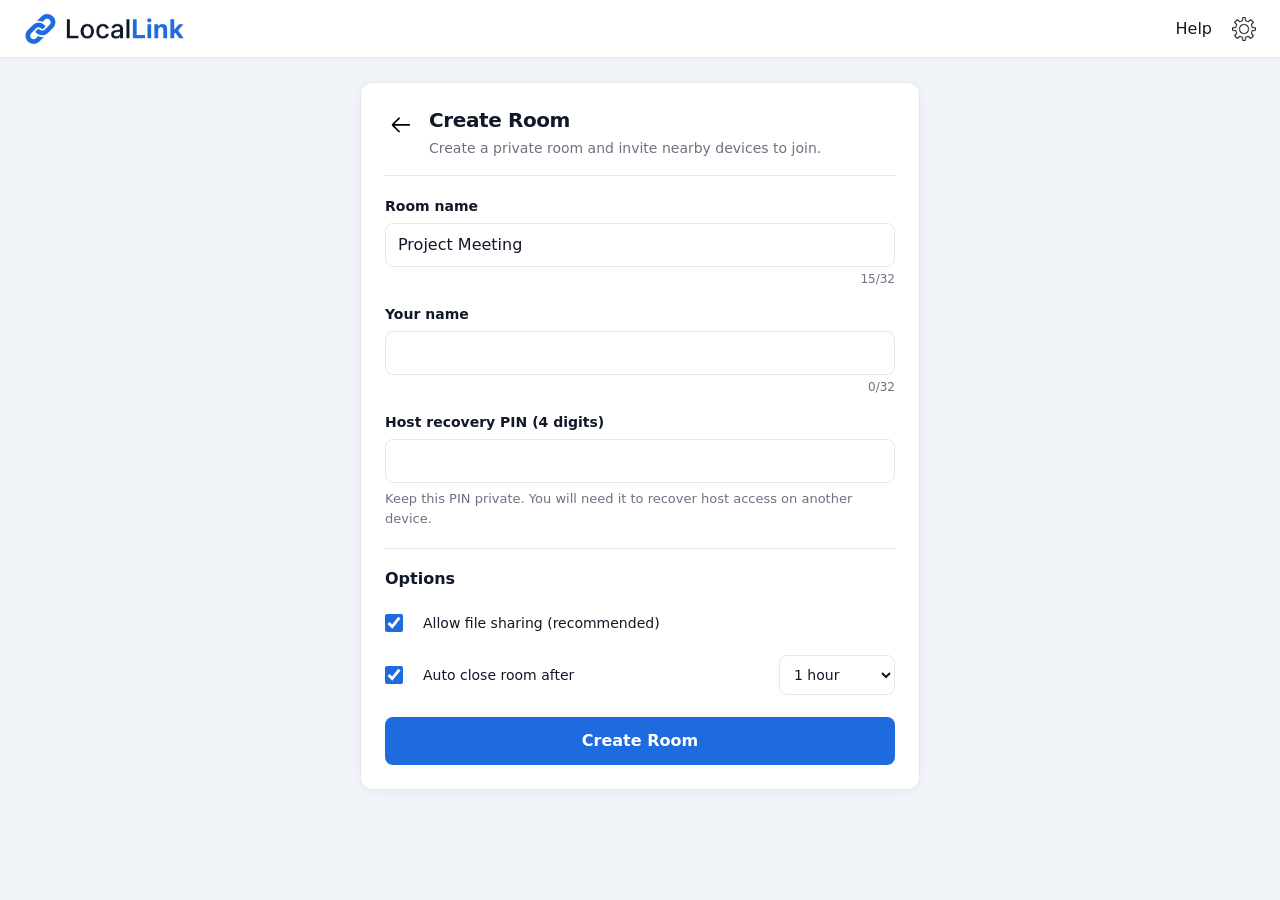
<file: frontend/src/pages/Create Room/create_room.html>
<!DOCTYPE html>
<html lang="en">

<head>
    <meta charset="UTF-8">
    <meta name="viewport" content="width=device-width, initial-scale=1.0">
    <meta name="theme-color" content="#ffffff">
    <title>Create a Room | LocalLink</title>
    <link rel="icon" type="image/svg+xml" href="../../assets/favicon.svg">
    <link rel="stylesheet" href="../../styles/global.css">
    <link rel="stylesheet" href="../../styles/pages/Create Room/style.css">
    <link rel="stylesheet" href="../../styles/components/header.css">
    <link rel="stylesheet" href="../../styles/components/page-heading.css">
</head>

<body>
    <script src="../../scripts/theme.js"></script>
    <header id="header-container" class="header"></header>
    <main class="create-room-container">
        <section class="page-header" aria-labelledby="create-room-title">
            <button class="back-btn" type="button"
                    onclick="history.back()" aria-label="Go back">
                <img src="../../assets/back-btn.svg" alt="" width="24" height="24">
            </button>
            <div class="page-heading-copy">
                <h1 id="create-room-title">Create Room</h1>
                <p>Create a private room and invite nearby devices to join.</p>
            </div>
        </section>

        <form id="create-room-form">
            <section class="input-section" aria-label="Room details">
                <div class="form-group">
                    <label for="room-name">Room name</label>
                    <input type="text" id="room-name" value="Project Meeting"
                           maxlength="32" required>
                    <div class="char-count" aria-live="polite">15/32</div>
                </div>

                <div class="form-group">
                    <label for="your-name">Your name</label>
                    <input type="text" id="your-name"
                           maxlength="32" required>
                    <div class="char-count" aria-live="polite">0/32</div>
                </div>
                <div class="form-group">
                    <label for="host-recovery-pin">Host recovery PIN (4 digits)</label>
                    <input type="password" id="host-recovery-pin"
                           inputmode="numeric" autocomplete="new-password"
                           maxlength="4" pattern="[0-9]{4}" required>
                    <p class="field-help">Keep this PIN private. You will need it to recover host access on another device.</p>
                </div>
            </section>

            <section class="options-section" aria-labelledby="options-title">
                <h2 class="options-title" id="options-title">Options</h2>

                <label class="checkbox-container">
                    <input id="files-allowed" type="checkbox" checked>
                    <span class="checkmark"></span>
                    Allow file sharing (recommended)
                </label>

                <div class="inline-option">
                    <label class="checkbox-container">
                        <input id="auto-close-enabled" type="checkbox" checked>
                        <span class="checkmark"></span>
                        Auto close room after
                    </label>
                    <select id="auto-close" class="time-select"
                            aria-label="Room expiration">
                        <option value="1">1 hour</option>
                        <option value="12">12 hours</option>
                        <option value="24">24 hours</option>
                    </select>
                </div>
            </section>

            <section class="submit-section">
                <button class="primary-btn" type="submit">Create Room</button>
            </section>
        </form>
    </main>
    <script src="../../scripts/components/header.js"></script>
    <script src="../../scripts/deployment-config.js"></script>
    <script src="../../scripts/connection-manager.js"></script>
    <script src="../../scripts/pages/Create Room/create_room.js"></script>
</body>

</html>
</file>
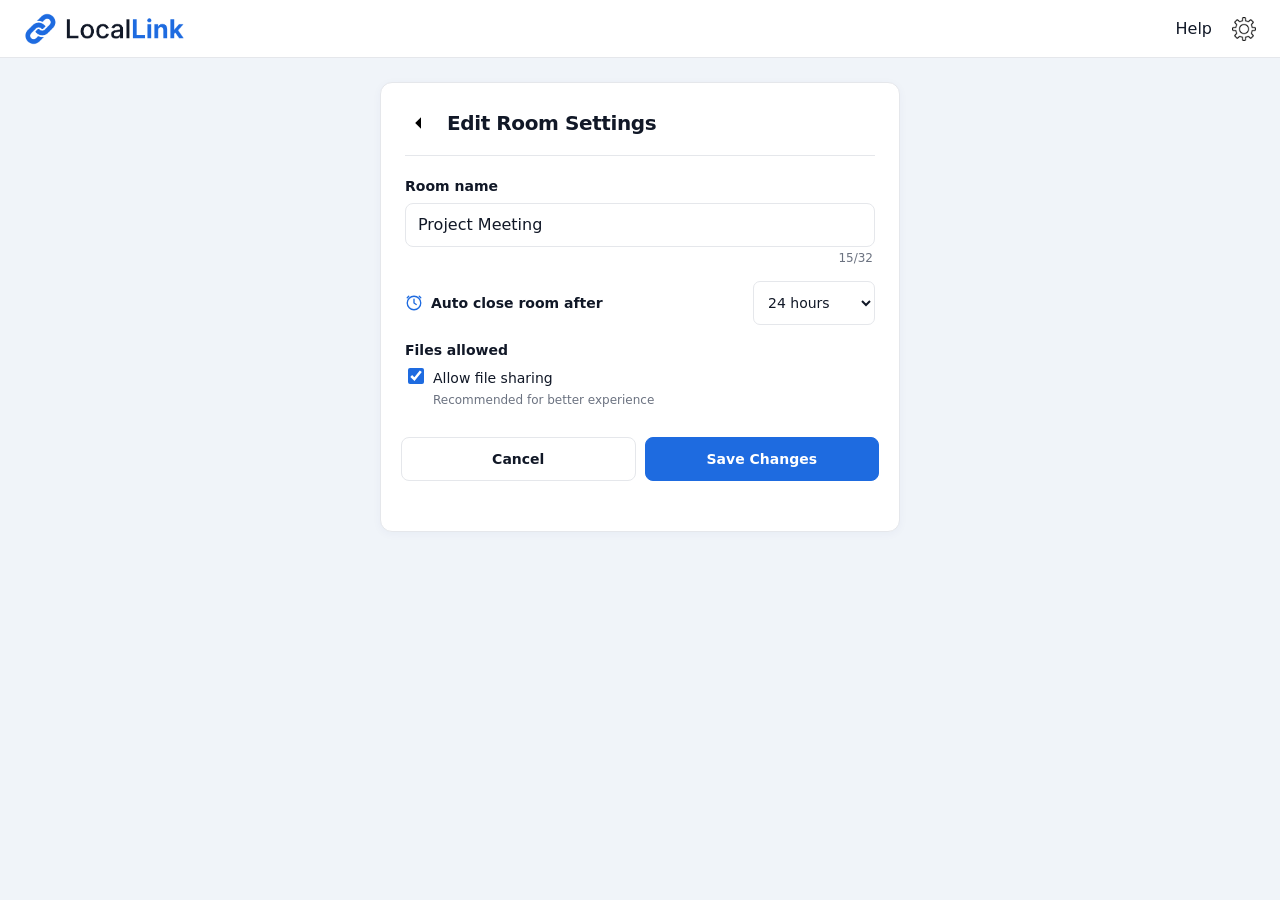
<file: frontend/src/pages/Edit Room setting/edit_room_setting.html>
<!DOCTYPE html>
<html lang="en">

<head>
    <meta charset="UTF-8">
    <meta name="viewport" content="width=device-width, initial-scale=1.0">
    <meta name="theme-color" content="#ffffff">

    <title>Edit Room Settings | LocalLink</title>

    <link rel="icon" type="image/svg+xml"
          href="../../assets/favicon.svg">
    <link rel="stylesheet" href="../../styles/global.css">
    <link rel="stylesheet" href="../../styles/pages/Edit Room setting/style.css">
    <link rel="stylesheet" href="../../styles/components/header.css">
    <link rel="stylesheet" href="../../styles/components/page-heading.css">
</head>

<body>
    <!-- Do not change header -->
    <script src="../../scripts/theme.js"></script>
    <header id="header-container" class="header"></header>

    <main class="edit-room-page">
        <section class="page-heading" aria-labelledby="page-title">
            <button class="back-btn" type="button"
                    onclick="history.back()" aria-label="Go back">
                <svg viewBox="0 0 24 24" aria-hidden="true">
                    <path d="M19 12H5m7 7-7-7 7-7"/>
                </svg>
            </button>
            <h1 id="page-title">Edit Room Settings</h1>
        </section>

        <form id="room-settings-form">
            <div class="form-group">
                <label for="room-name">Room name</label>
                <input
                    id="room-name"
                    name="roomName"
                    type="text"
                    value="Project Meeting"
                    maxlength="32"
                    autocomplete="off"
                    required
                >
                <div class="input-footer">
                    <span id="room-name-error" role="alert"></span>
                    <span class="char-count" id="room-name-count"
                          aria-live="polite">15/32</span>
                </div>
            </div>

            <div class="setting-row">
                <label class="setting-label" for="auto-close">
                    <svg viewBox="0 0 24 24" aria-hidden="true">
                        <circle cx="12" cy="12" r="9"/>
                        <path d="M12 7v5l3 2M5 3 3 5m16-2 2 2"/>
                    </svg>
                    <span>Auto close room after</span>
                </label>
                <select id="auto-close" name="autoCloseHours">
                    <option value="1">1 hour</option>
                    <option value="6">6 hours</option>
                    <option value="12">12 hours</option>
                    <option value="24" selected>24 hours</option>
                    <option value="48">48 hours</option>
                </select>
            </div>

            <fieldset class="files-section">
                <legend>Files allowed</legend>
                <label class="checkbox-option" for="files-allowed">
                    <input
                        id="files-allowed"
                        name="filesAllowed"
                        type="checkbox"
                        checked
                    >
                    <span class="checkbox-copy">
                        <span>Allow file sharing</span>
                        <span class="helper-text">Recommended for better experience</span>
                    </span>
                </label>
            </fieldset>

            <div class="form-actions">
                <button class="button button-secondary" id="cancel-button"
                        type="button">Cancel</button>
                <button class="button button-primary"
                        type="submit">Save Changes</button>
            </div>

            <p class="save-status" id="save-status" role="status"
               aria-live="polite"></p>
        </form>
    </main>

    <!-- Existing shared header script -->
    <script src="../../scripts/components/header.js"></script>
    <script src="../../scripts/pages/Edit Room setting/edit.js"></script>
</body>

</html>
</file>
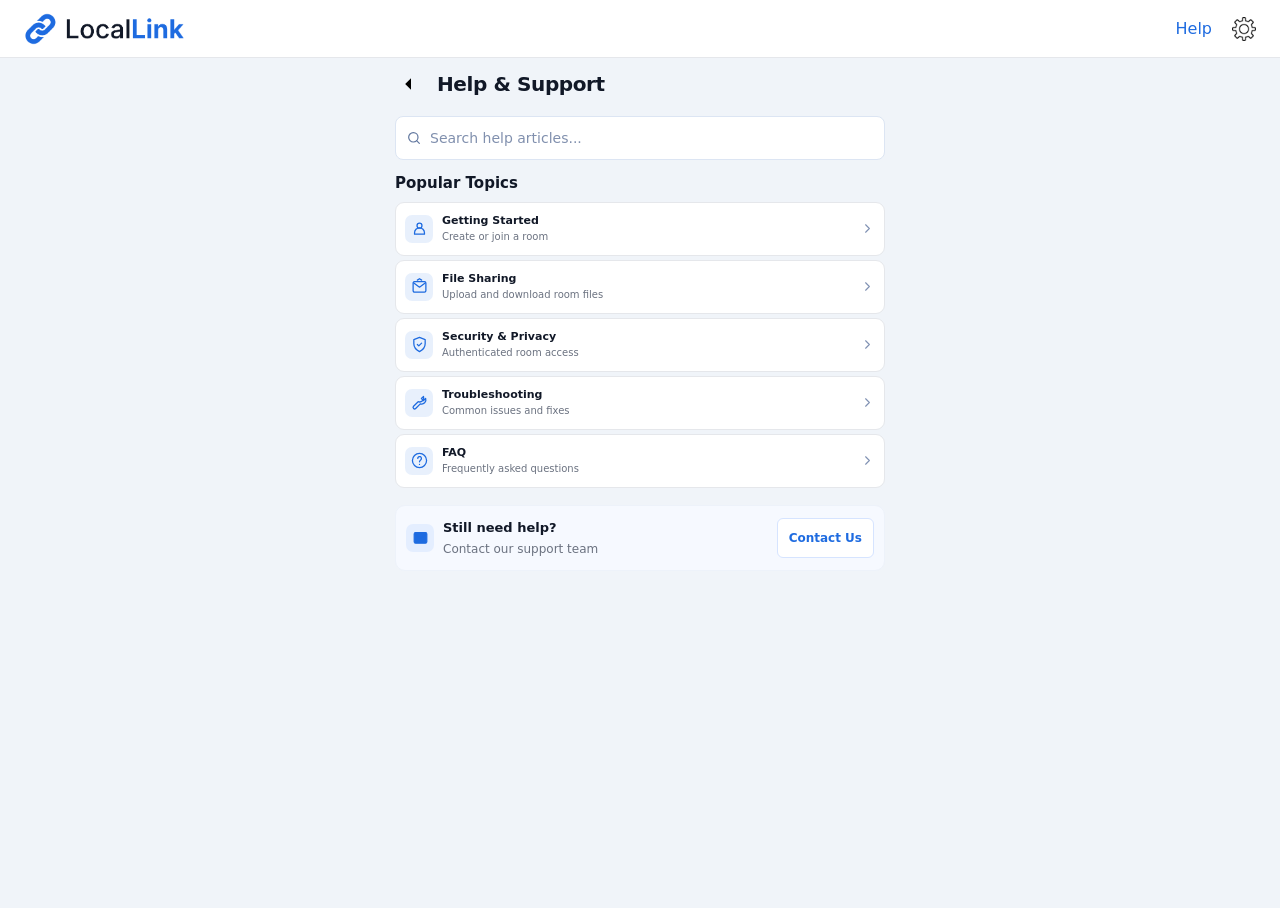
<file: frontend/src/pages/Help page/help.html>
<!DOCTYPE html>
<html lang="en">

<head>
    <meta charset="UTF-8">
    <meta name="viewport" content="width=device-width, initial-scale=1.0">
    <meta name="theme-color" content="#ffffff">

    <title>Help &amp; Support | LocalLink</title>

    <link rel="icon" type="image/svg+xml" href="../../assets/favicon.svg">
    <link rel="stylesheet" href="../../styles/global.css">
    <link rel="stylesheet" href="../../styles/pages/Help page/style.css">
    <link rel="stylesheet" href="../../styles/components/header.css">
    <link rel="stylesheet" href="../../styles/components/page-heading.css">
</head>

<body>
    <script src="../../scripts/theme.js"></script>
    <header id="header-container" class="header"></header>

    <main class="help-page">

        <!-- Page heading -->
        <section class="page-heading">
            <button class="back-btn" type="button" onclick="history.back()" aria-label="Go back">
                <svg viewBox="0 0 24 24" aria-hidden="true">
                    <path d="M19 12H5M12 19l-7-7 7-7" />
                </svg>
            </button>
            <h1>Help &amp; Support</h1>
        </section>

        <!-- Search -->
        <section class="search-section">
            <label class="search-box" for="help-search">
                <svg viewBox="0 0 24 24" aria-hidden="true">
                    <circle cx="11" cy="11" r="7"></circle>
                    <path d="m16 16 4 4"></path>
                </svg>

                <input type="search" id="help-search" placeholder="Search help articles..." autocomplete="off"
                    aria-label="Search help articles">
            </label>
            <p class="search-message" id="search-message" aria-live="polite"></p>
        </section>


        <!-- Popular Topics -->
        <section class="topics-section">
            <h2 class="section-title">Popular Topics</h2>

            <div class="topics-list" id="topics-list">

                <!-- Getting Started -->
                <article class="topic-card" data-search="getting started create join room code pin qr">
                    <button class="topic-toggle" type="button" aria-expanded="false"
                        aria-controls="panel-getting-started">
                        <span class="topic-icon">
                            <svg viewBox="0 0 24 24" aria-hidden="true">
                                <circle cx="12" cy="8" r="3.5" />
                                <path d="M5 20v-2a7 7 0 0 1 14 0v2z" />
                            </svg>
                        </span>
                        <span class="topic-content">
                            <span class="topic-title">Getting Started</span>
                            <span class="topic-description">Create or join a room</span>
                        </span>
                        <svg class="chevron" viewBox="0 0 24 24" aria-hidden="true">
                            <path d="m9 18 6-6-6-6" />
                        </svg>
                    </button>

                    <div class="topic-panel" id="panel-getting-started" hidden>
                        <p>Create a room to invite nearby devices, or join an existing room using its room code and PIN.
                            You can also scan a QR code to join quickly.</p>
                    </div>
                </article>

                <!-- File Sharing -->
                <article class="topic-card" data-search="file sharing send receive files transfer accept decline">
                    <button class="topic-toggle" type="button" aria-expanded="false" aria-controls="panel-file-sharing">
                        <span class="topic-icon">
                            <svg viewBox="0 0 24 24" aria-hidden="true">
                                <rect x="3" y="5" width="18" height="15" rx="2" />
                                <path d="m4 7 8 6 8-6" />
                                <path d="m9 3 3-2 3 2" />
                            </svg>
                        </span>
                        <span class="topic-content">
                            <span class="topic-title">File Sharing</span>
                            <span class="topic-description">Upload and download room files</span>
                        </span>
                        <svg class="chevron" viewBox="0 0 24 24" aria-hidden="true">
                            <path d="m9 18 6-6-6-6" />
                        </svg>
                    </button>

                    <div class="topic-panel" id="panel-file-sharing" hidden>
                        <p>Select a file and choose Upload &amp; Send. Files are uploaded to the room's LocalLink
                            backend and listed for room participants. Both devices must be able to reach that backend,
                            usually over the same Wi-Fi or hotspot.</p>
                    </div>
                </article>

                <!-- Security & Privacy -->
                <article class="topic-card" data-search="security privacy encryption safety code secure">
                    <button class="topic-toggle" type="button" aria-expanded="false" aria-controls="panel-security">
                        <span class="topic-icon">
                            <svg viewBox="0 0 24 24" aria-hidden="true">
                                <path d="M12 22s8-4 8-11V5l-8-3-8 3v6c0 7 8 11 8 11z" />
                                <path d="m9 12 2 2 4-4" />
                            </svg>
                        </span>
                        <span class="topic-content">
                            <span class="topic-title">Security &amp; Privacy</span>
                            <span class="topic-description">Authenticated room access</span>
                        </span>
                        <svg class="chevron" viewBox="0 0 24 24" aria-hidden="true">
                            <path d="m9 18 6-6-6-6" />
                        </svg>
                    </button>

                    <div class="topic-panel" id="panel-security" hidden>
                        <p>Room sessions are authenticated and access is limited to room participants. Chat and files
                            are processed by the LocalLink backend; this version does not provide end-to-end
                            encryption. Avoid sharing sensitive information, and use HTTPS when the network is not
                            trusted.</p>
                    </div>
                </article>

                <!-- Troubleshooting -->
                <article class="topic-card"
                    data-search="troubleshooting common issues fixes connection wifi network browser">
                    <button class="topic-toggle" type="button" aria-expanded="false"
                        aria-controls="panel-troubleshooting">
                        <span class="topic-icon">
                            <svg viewBox="0 0 24 24" aria-hidden="true">
                                <path
                                    d="m14.7 6.3 3-3a6 6 0 0 1-7.6 7.6l-6.5 6.5a2.1 2.1 0 0 0 3 3l6.5-6.5a6 6 0 0 0 7.6-7.6l-3 3z" />
                            </svg>
                        </span>
                        <span class="topic-content">
                            <span class="topic-title">Troubleshooting</span>
                            <span class="topic-description">Common issues and fixes</span>
                        </span>
                        <svg class="chevron" viewBox="0 0 24 24" aria-hidden="true">
                            <path d="m9 18 6-6-6-6" />
                        </svg>
                    </button>

                    <div class="topic-panel" id="panel-troubleshooting" hidden>
                        <p>If a device cannot connect, check that both devices are on a compatible local network, verify
                            the room code and PIN, and check whether firewall settings are blocking the connection. Make
                            sure your browser supports the required features.</p>
                    </div>
                </article>

                <!-- FAQ -->
                <article class="topic-card" data-search="faq frequently asked questions internet large files offline">
                    <button class="topic-toggle" type="button" aria-expanded="false" aria-controls="panel-faq">
                        <span class="topic-icon">
                            <svg viewBox="0 0 24 24" aria-hidden="true">
                                <circle cx="12" cy="12" r="10" />
                                <path d="M9.5 9a2.6 2.6 0 1 1 4.4 1.9c-1.2 1-1.9 1.4-1.9 3" />
                                <path d="M12 17.5h.01" />
                            </svg>
                        </span>
                        <span class="topic-content">
                            <span class="topic-title">FAQ</span>
                            <span class="topic-description">Frequently asked questions</span>
                        </span>
                        <svg class="chevron" viewBox="0 0 24 24" aria-hidden="true">
                            <path d="m9 18 6-6-6-6" />
                        </svg>
                    </button>

                    <div class="topic-panel" id="panel-faq" hidden>
                        <div class="faq-item">
                            <h3>Does LocalLink require internet?</h3>
                            <p>Communication over a compatible local network can work without internet. Remote relay
                                transfers require internet access.</p>
                        </div>
                        <div class="faq-item">
                            <h3>Can I share large files?</h3>
                            <p>Local transfers support file sharing over supported connections. Internet-relay transfers
                                have a 30 MB limit.</p>
                        </div>
                        <div class="faq-item">
                            <h3>Do I need to install an application?</h3>
                            <p>LocalLink is designed to work through a compatible web browser.</p>
                        </div>
                    </div>
                </article>

            </div>

            <p class="no-results" id="no-results" hidden>
                No matching topics found. Try another search.
            </p>
        </section>

        <!-- Contact support -->
        <section class="contact-card">
            <span class="contact-icon">
                <svg viewBox="0 0 24 24" aria-hidden="true">
                    <rect x="3" y="5" width="18" height="15" rx="2"></rect>
                    <path d="m4 7 8 6 8-6"></path>
                </svg>
            </span>

            <div class="contact-content">
                <h2>Still need help?</h2>
                <p>Contact our support team</p>
            </div>

            <a class="contact-btn" href="mailto:tech@anilsurve.me">
                Contact Us
            </a>
        </section>



    </main>

    <!-- Existing header script: DO NOT CHANGE -->
    <script src="../../scripts/components/header.js"></script>
    <script src="../../scripts/pages/Help page/help.js"></script>
</body>

</html>
</file>
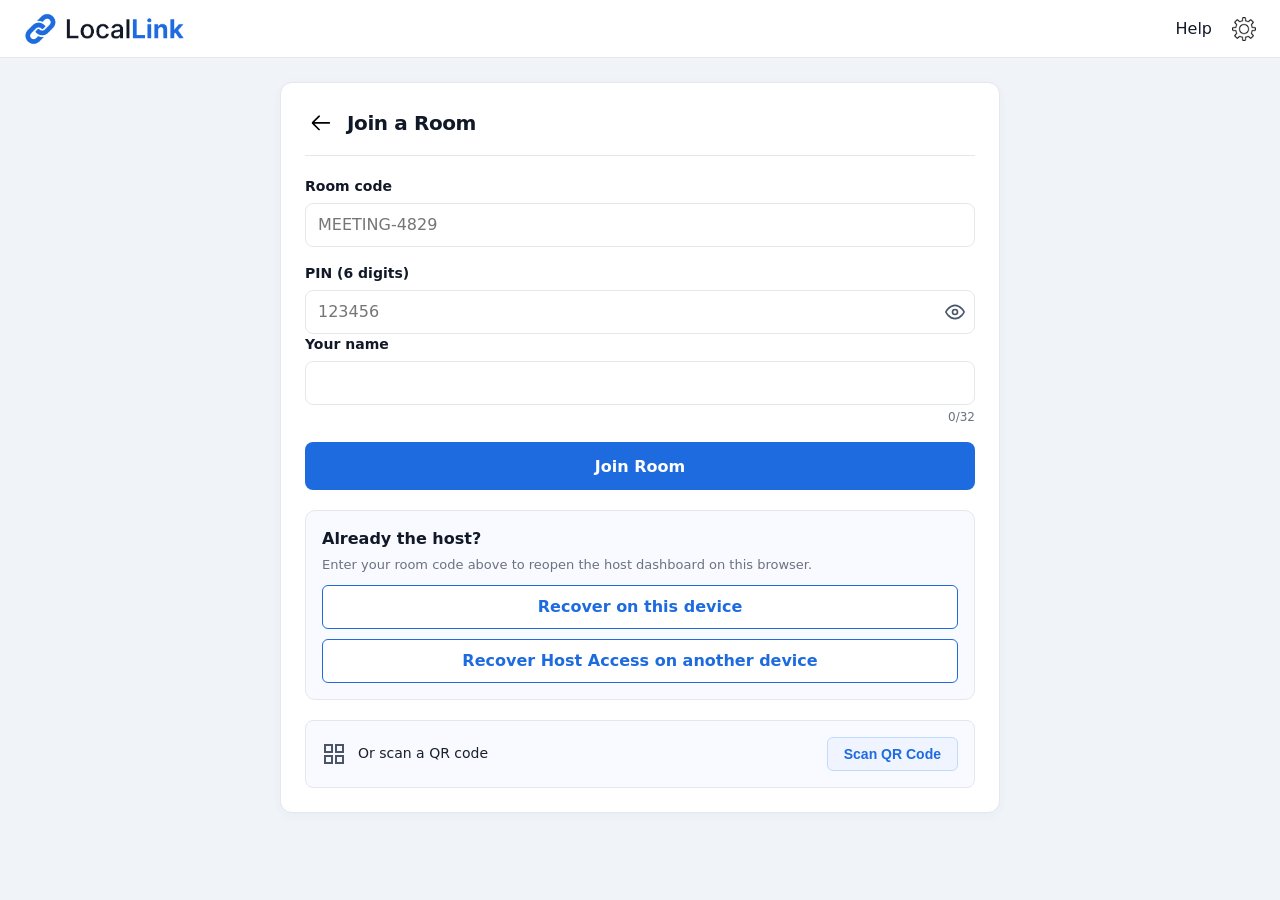
<file: frontend/src/pages/Join Room/join_room.html>
<!DOCTYPE html>
<html lang="en">

<head>
    <meta charset="UTF-8">
    <meta name="viewport" content="width=device-width, initial-scale=1.0">
    <meta name="theme-color" content="#ffffff">
    <title>Join a Room | LocalLink</title>
    <link rel="icon" type="image/svg+xml" href="../../assets/favicon.svg">
    <link rel="stylesheet" href="../../styles/global.css">
    <link rel="stylesheet" href="../../styles/pages/Join Room/style.css">
    <link rel="stylesheet" href="../../styles/components/header.css">
    <link rel="stylesheet" href="../../styles/components/page-heading.css">
</head>

<body>
    <script src="../../scripts/theme.js"></script>
    <header id="header-container" class="header"></header>
    <main class="join-room-container">
        <!-- Header Section -->
        <section class="page-header">
            <button class="back-btn" type="button"
                    onclick="history.back()" aria-label="Go back">
                <img src="../../assets/back-btn.svg" alt="" width="24" height="24">
            </button>
            <h2>Join a Room</h2>
        </section>

        <form id="join-room-form">
        <!-- Inputs Section -->
        <section class="input-section">
            <div class="form-group">
                <label for="room-name">Room code</label>
                <input type="text" id="room-name" placeholder="MEETING-4829"
                       maxlength="32" required
                       pattern="[a-zA-Z0-9][a-zA-Z0-9_\x2d]{2,31}">

            </div>
            <div class="PIN-div">
                <label for="pin">PIN (6 digits)</label>
                <div class="input-icon-wrapper">
                <input type="password" id="pin" inputmode="numeric"
                       autocomplete="one-time-code" maxlength="6"
                       placeholder="123456" required pattern="[0-9]{6}">
                <button type="button" class="eye-btn" aria-label="Toggle PIN visibility">
                    <svg viewBox="0 0 24 24" width="20" height="20" stroke="#4a5568" stroke-width="2" fill="none" stroke-linecap="round" stroke-linejoin="round">
                        <path d="M1 12s4-8 11-8 11 8 11 8-4 8-11 8-11-8-11-8z"></path>
                        <circle cx="12" cy="12" r="3"></circle>
                    </svg>
                </button>
            </div>
        </div>
            <div class="form-group">
                <label for="your-name">Your name</label>
                <input type="text" id="your-name" maxlength="32" required>
                <div class="char-count">0/32</div>
            </div>
        </section>

        <!-- Submit Button -->
        <section class="submit-section">
            <button class="primary-btn" type="submit">Join Room</button>
        </section>
        </form>

        <section class="host-recovery" aria-labelledby="host-recovery-title">
            <div>
                <h2 id="host-recovery-title">Already the host?</h2>
                <p>Enter your room code above to reopen the host dashboard on this browser.</p>
            </div>
            <button class="host-recovery-btn" type="button" id="recover-host">
                Recover on this device
            </button>
            <button class="host-recovery-btn" type="button"
                    id="open-host-pin-recovery">
                Recover Host Access on another device
            </button>
            <p class="host-recovery-status" id="host-recovery-status"
               role="status" aria-live="polite" hidden></p>
        </section>

        <dialog class="host-recovery-dialog" id="host-pin-recovery-dialog"
                aria-labelledby="host-pin-recovery-title">
            <form id="host-pin-recovery-form">
                <h2 id="host-pin-recovery-title">Recover Host Access</h2>
                <label for="recovery-room-code">Room code</label>
                <input id="recovery-room-code" type="text" maxlength="32"
                       autocomplete="off" required
                       pattern="[a-zA-Z0-9][a-zA-Z0-9_\x2d]{2,31}">
                <label for="recovery-room-pin">Room PIN</label>
                <input id="recovery-room-pin" type="password"
                       inputmode="numeric" maxlength="6"
                       autocomplete="one-time-code" required pattern="[0-9]{6}">
                <label for="recovery-host-pin">Host recovery PIN</label>
                <input id="recovery-host-pin" type="password"
                       inputmode="numeric" maxlength="4"
                       autocomplete="off" required pattern="[0-9]{4}">
                <p id="host-pin-recovery-status" role="status"
                   aria-live="polite" hidden></p>
                <div class="host-recovery-dialog-actions">
                    <button type="button" id="cancel-host-pin-recovery">Cancel</button>
                    <button type="submit" class="primary-btn">Verify and recover</button>
                </div>
            </form>
        </dialog>

        <!-- Bottom QR Code Section -->
        <div class="Scan-QR-section">
            <div class="qr-left">
                <!-- Inline SVG for the QR icon placeholder -->
                <svg viewBox="0 0 24 24" width="24" height="24" stroke="#4a5568" stroke-width="2" fill="none">
                    <rect x="3" y="3" width="7" height="7"></rect>
                    <rect x="14" y="3" width="7" height="7"></rect>
                    <rect x="14" y="14" width="7" height="7"></rect>
                    <rect x="3" y="14" width="7" height="7"></rect>
                </svg>
                <span>Or scan a QR code</span>
            </div>
            <button class="scan-qr-btn" type="button" id="open-qr-scanner">
                Scan QR Code
            </button>
        </div>
    </main>

    <script src="../../scripts/components/header.js"></script>
    <script src="../../scripts/deployment-config.js"></script>
    <script src="../../scripts/connection-manager.js"></script>
    <script src="../../scripts/pages/Join Room/join_room.js"></script>
</body>

</html>
</file>
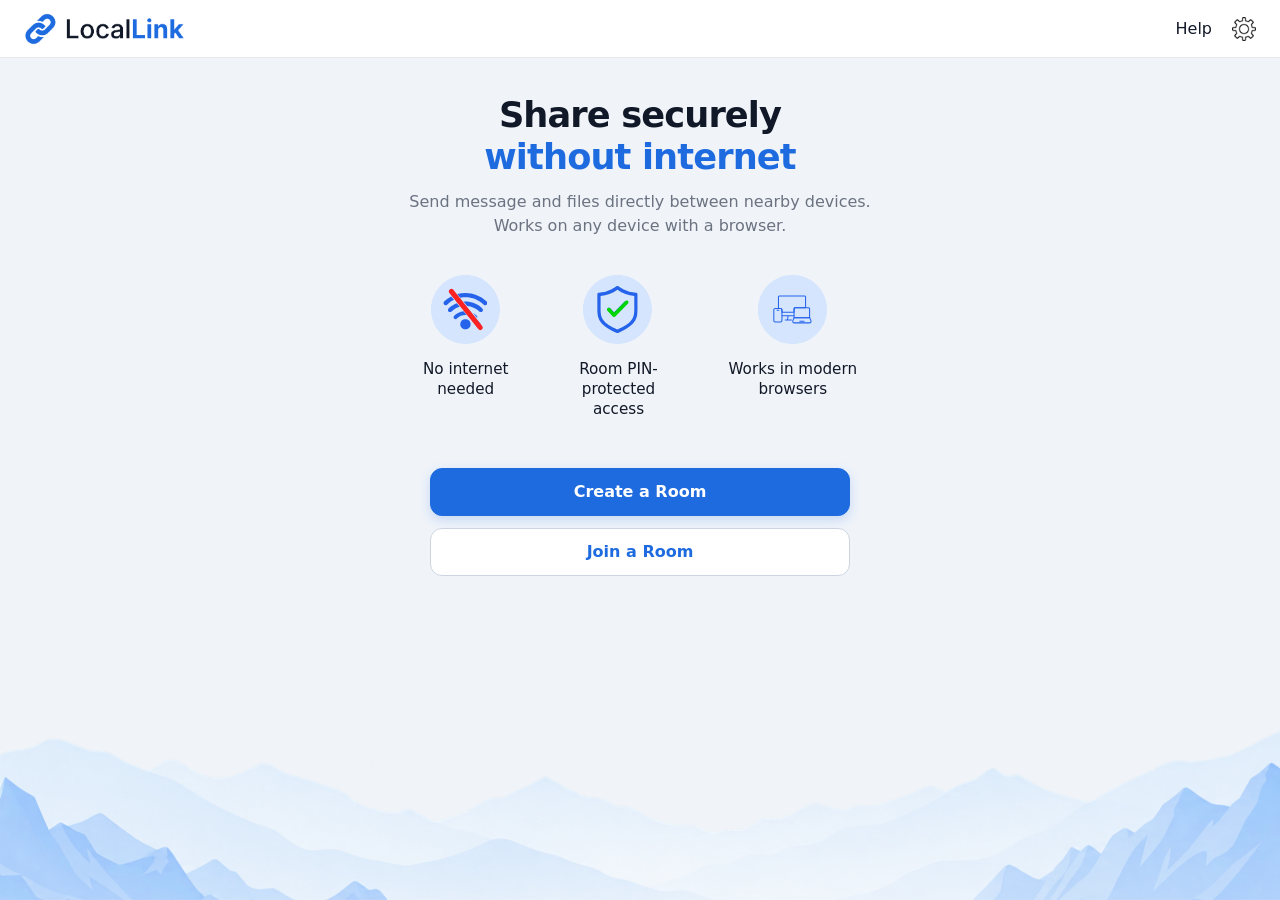
<file: frontend/src/pages/Landing page/landing_page.html>
<!DOCTYPE html>
<html lang="en">

<head>
    <meta charset="UTF-8">
    <meta name="viewport" content="width=device-width, initial-scale=1.0">
    <meta name="theme-color" content="#ffffff">
    <title>LocalLink | Share securely</title>
    <link rel="icon" type="image/svg+xml" href="../../assets/favicon.svg">
    <link rel="stylesheet" href="../../styles/global.css">
    <link rel="stylesheet" href="../../styles/pages/Landing page/style.css">
    <link rel="stylesheet" href="../../styles/components/header.css">
    <link rel="stylesheet" href="../../styles/components/page-heading.css">
</head>

<body>
    <script src="../../scripts/theme.js"></script>
    <header id="header-container" class="header"></header>
    <main>

        <section class="outer-div">
            <div class="inner-div-1">
                <h1>Share securely</h1>
            </div>
            <div class="inner-div-2">
                <h1>without internet</h1>
            </div>
        </section>
        <section class="">
            <p>Send message and files directly between nearby devices.</p>
            <p>Works on any device with a browser.</p>
        </section>

        <section>
            <div>
                <img src="../../assets/No_internet.svg" alt="No internet needed">
                <p>No internet<br>needed</p>
            </div>
            <div>
                <img src="../../assets/encryption.svg" alt="Room PIN-protected access">
                <p>Room PIN-protected<br>access</p>
            </div>
            <div>
                <img src="../../assets/multiple_devices.svg" alt="Multiple devices support">
                <p>Works in modern<br>browsers</p>
            </div>
        </section>
        <section class="landing-actions" aria-label="Get started">
            <a class="landing-action landing-action-primary"
               href="../Create Room/create_room.html">Create a Room</a>
            <a class="landing-action landing-action-secondary"
               href="../Join Room/join_room.html">Join a Room</a>
        </section>

    </main>
    <footer class="footer-graphic">
        <img src="../../assets/Landing-page-bg.png" alt="Mountain background">
    </footer>
    <script src="../../scripts/components/header.js"></script>
</body>

</html>
</file>
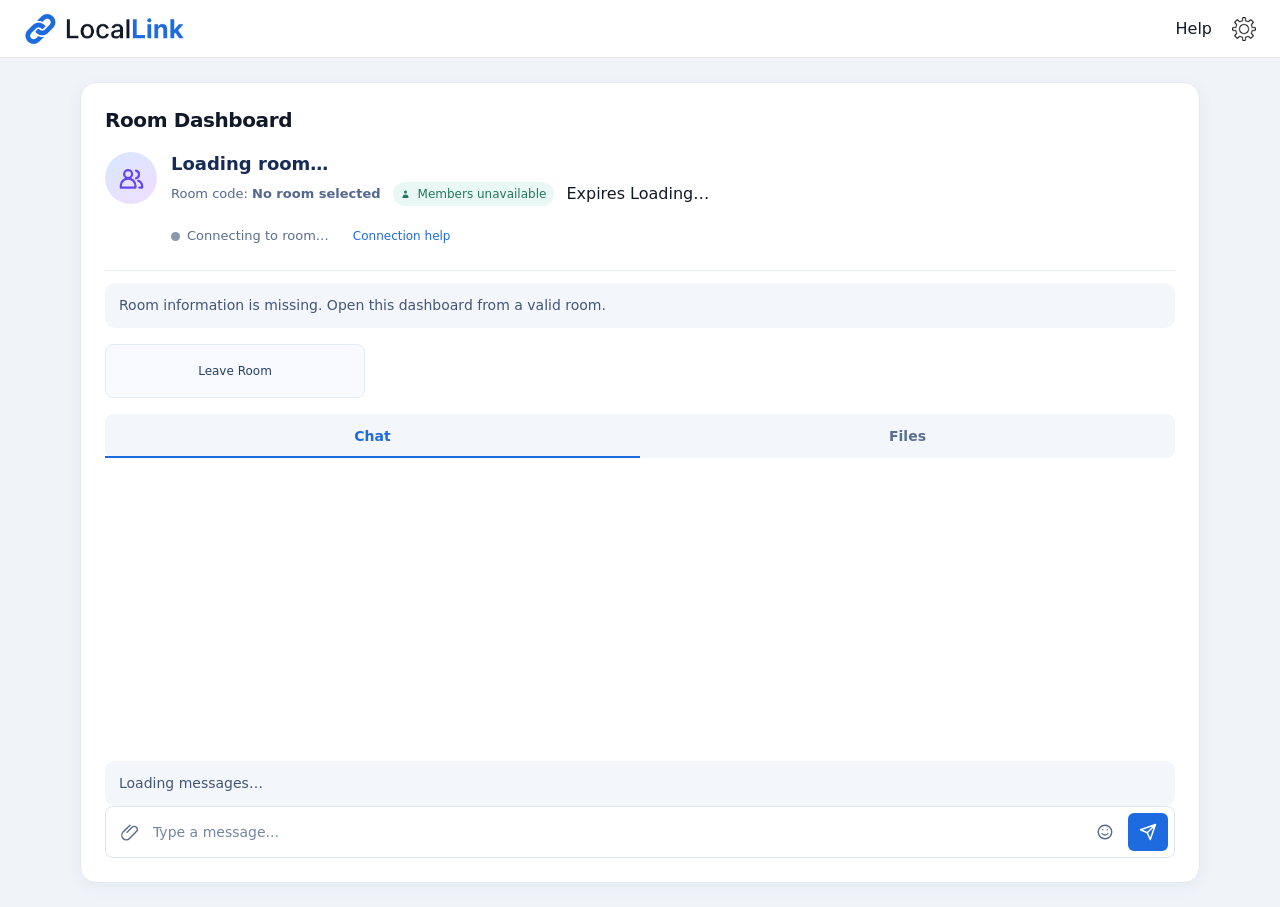
<file: frontend/src/pages/Receiver dashboard/receiver_dashboard.html>
<!DOCTYPE html>
<html lang="en">

<head>
    <meta charset="UTF-8">
    <meta name="viewport" content="width=device-width, initial-scale=1.0">
    <meta name="theme-color" content="#ffffff">
    <title>Room Chat | LocalLink</title>
    <link rel="icon" type="image/svg+xml" href="../../assets/favicon.svg">
    <link rel="stylesheet" href="../../styles/global.css">
    <link rel="stylesheet" href="../../styles/room-dashboard.css">
    <link rel="stylesheet" href="../../styles/pages/Receiver dashboard/style.css">
    <link rel="stylesheet" href="../../styles/components/header.css">
    <link rel="stylesheet" href="../../styles/components/page-heading.css">
</head>

<body>
    <script src="../../scripts/theme.js"></script>
    <header id="header-container" class="header"></header>

    <main class="dashboard" data-role="receiver">
        <section class="dashboard-heading" aria-labelledby="dashboard-title">
            <h1 id="dashboard-title" data-dashboard-title>Room Dashboard</h1>
        </section>
        <div class="connected-banner" role="status" hidden>
            <span class="connected-mark" aria-hidden="true">✓</span>
            <span class="connected-copy">
                <strong>Joined room successfully!</strong>
                <span>Your room session is ready.</span>
            </span>
        </div>

        <section class="room-summary" aria-label="Room summary">
        <div class="room-card">
            <div class="room-icon" aria-hidden="true">
                <svg viewBox="0 0 24 24">
                    <circle cx="9" cy="8" r="3.5"/>
                    <path d="M2.5 20v-1.5a6.5 6.5 0 0 1 13 0V20z"/>
                    <path d="M16 5a3.5 3.5 0 0 1 0 6.8m2 2.2a5.5 5.5 0 0 1 3.5 5.1V20H19"/>
                </svg>
            </div>
            <div class="room-info">
                <h2 data-room-name>Loading room…</h2>
                <div class="room-metadata">
                    <p class="room-code">Room code: <strong data-room-code>—</strong></p>
                    <span class="member-chip">
                        <svg viewBox="0 0 24 24" aria-hidden="true">
                            <circle cx="9" cy="8" r="3"/>
                            <path d="M3 20v-1a6 6 0 0 1 12 0v1m3-9v6m-3-3h6"/>
                        </svg>
                        <span data-member-count>Loading members…</span>
                    </span>
                    <p class="room-expiry">Expires <time data-room-expiry>Loading…</time></p>
                </div>
            </div>
        </div>
        <div class="room-connection">
            <section class="connection-state" data-connection-status
                     role="status" aria-live="polite">Connecting to room…</section>
            <button class="connection-help-trigger" type="button"
                    data-connection-help>Connection help</button>
        </div>
        </section>

        <section class="room-expired" data-room-expired role="alert" hidden>
        This room has expired. Chat, file sharing, and room actions are disabled.
        </section>
        <section class="room-status" data-room-status role="status" hidden></section>

        <nav class="dashboard-actions" aria-label="Room actions">
        <button class="dashboard-action leave-room-action" type="button"
                data-leave-room>Leave Room</button>
        </nav>

        <div class="dashboard-tabs" role="tablist" aria-label="Room content">
            <button class="dashboard-tab" id="chat-tab" type="button"
                    role="tab" aria-selected="true" aria-controls="chat-panel"
                    tabindex="0">Chat</button>
            <button class="dashboard-tab" id="files-tab" type="button"
                    role="tab" aria-selected="false" aria-controls="files-panel"
                    tabindex="-1">Files</button>
        </div>

        <section class="tab-panel chat-panel" id="chat-panel"
                 role="tabpanel" aria-labelledby="chat-tab">
            <div class="message-list" id="message-list"
                 aria-live="polite"></div>
            <p class="room-status" data-message-state role="status"
               aria-live="polite">Loading messages…</p>

            <form class="composer" id="message-form">
                <button class="composer-icon" id="attach-button"
                        type="button" aria-label="Attach a file">
                    <svg viewBox="0 0 24 24" aria-hidden="true">
                        <path d="m8 12.5 6.8-6.8a4 4 0 0 1 5.7 5.7l-9.2 9.2a6 6 0 0 1-8.5-8.5l9.2-9.2"/>
                    </svg>
                </button>
                <input id="message-input" type="text" maxlength="1000"
                       placeholder="Type a message..." autocomplete="off"
                       aria-label="Type a message">
                <button class="composer-icon" id="emoji-button"
                        type="button" aria-label="Choose an emoji"
                        aria-expanded="false">
                    <svg viewBox="0 0 24 24" aria-hidden="true">
                        <circle cx="12" cy="12" r="9"/>
                        <path d="M8 14s1.3 2 4 2 4-2 4-2m-7-5h.01M15 9h.01"/>
                    </svg>
                </button>
                <button class="send-button" type="submit"
                        aria-label="Send message">
                    <svg viewBox="0 0 24 24" aria-hidden="true">
                        <path d="m22 2-7 20-4-9-9-4zM22 2 11 13"/>
                    </svg>
                </button>
                <div class="emoji-picker" id="emoji-picker" hidden>
                    <button class="emoji-choice" type="button">😀</button>
                    <button class="emoji-choice" type="button">👍</button>
                    <button class="emoji-choice" type="button">❤️</button>
                    <button class="emoji-choice" type="button">🎉</button>
                    <button class="emoji-choice" type="button">😂</button>
                </div>
            </form>
            <input id="file-input" type="file" hidden>
            <section class="attachment-preview" data-attachment-preview
                     aria-live="polite" hidden>
                <div>
                    <strong data-attachment-name></strong>
                    <span data-attachment-size></span>
                </div>
                <p data-attachment-status role="status"></p>
                <button type="button" data-upload-send>Upload &amp; Send</button>
                <button type="button" data-remove-attachment>Remove</button>
                <progress data-upload-progress max="100" value="0" hidden></progress>
                <button class="dialog-action" type="button" data-cancel-upload
                        hidden>Cancel upload</button>
                <button class="dialog-action" type="button" data-retry-upload
                        hidden>Retry upload</button>
            </section>
        </section>

        <section class="tab-panel files-panel" id="files-panel"
                 role="tabpanel" aria-labelledby="files-tab" hidden>
            <p class="files-heading" id="files-heading">Shared files</p>
            <div class="file-list" id="file-list"></div>
            <p class="room-status" data-file-state role="status"
               aria-live="polite">Loading files…</p>
        </section>
    </main>

    <dialog class="dashboard-dialog" id="connection-help-dialog"
            aria-labelledby="connection-help-title">
        <div class="dialog-heading">
            <h2 id="connection-help-title">Reconnect to the room</h2>
            <button class="dialog-close" type="button" data-close-dialog
                    aria-label="Close">×</button>
        </div>
        <p>Check that this device and the room host are on the same Wi-Fi or hotspot, and that the host device and LocalLink server are still running.</p>
        <p>If you changed networks, reconnect both devices to the same network and retry. You may start a hotspot in your device settings; this website cannot turn Wi-Fi, Bluetooth, or a hotspot on or grant operating-system permissions for you.</p>
        <button class="dialog-action" type="button" data-connection-retry>Try again</button>
    </dialog>

    <div class="toast" id="dashboard-toast" role="status"
         aria-live="polite"></div>

    <script src="../../scripts/components/header.js"></script>
    <script src="../../scripts/deployment-config.js"></script>
    <script src="../../scripts/connection-manager.js"></script>
    <script src="../../scripts/room-dashboard.js"></script>
</body>

</html>
</file>
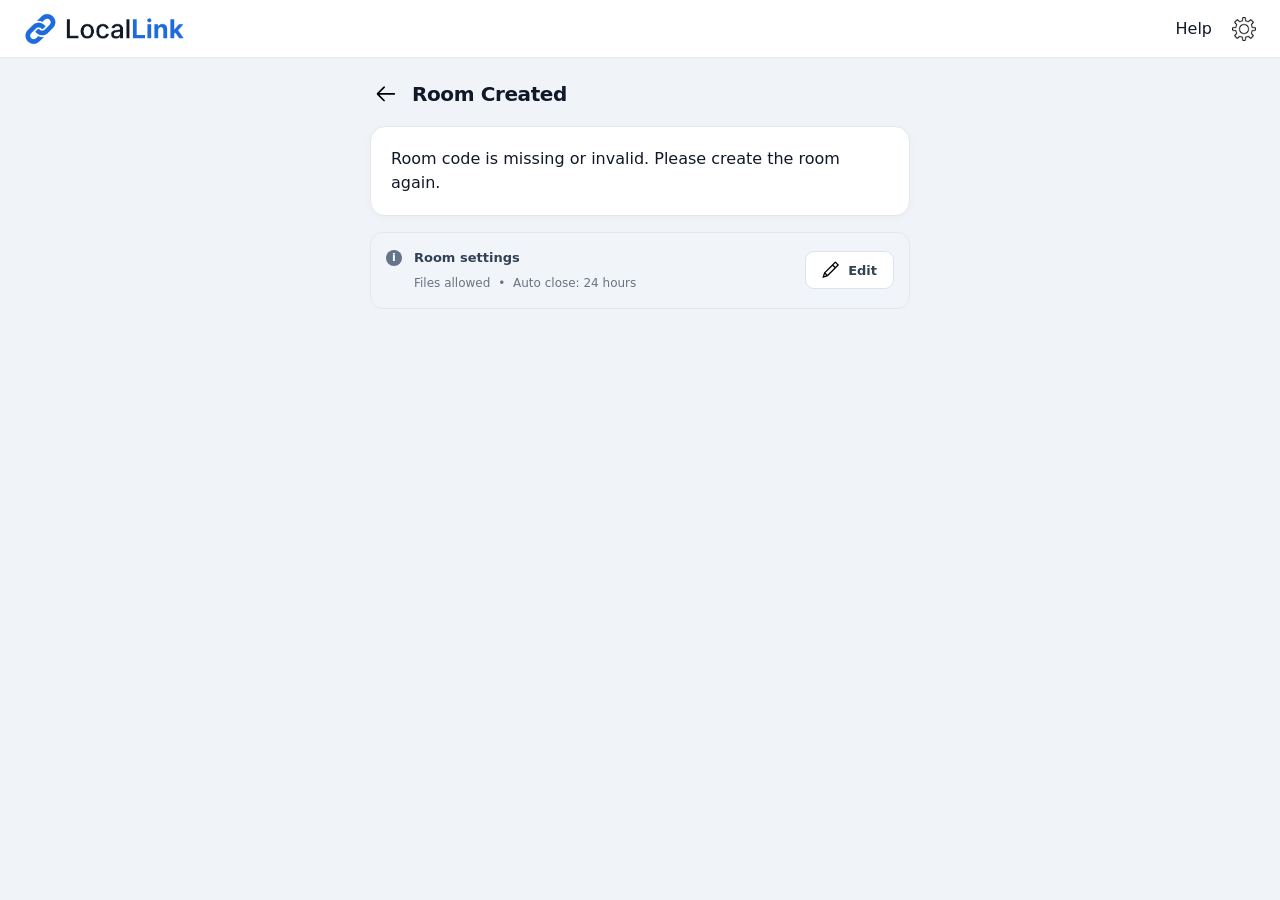
<file: frontend/src/pages/Room Created/room_created.html>
<!DOCTYPE html>
<html lang="en">
<head>
    <meta charset="UTF-8">
    <meta name="viewport" content="width=device-width, initial-scale=1.0">
    <meta name="theme-color" content="#ffffff">

    <title>Room Created | LocalLink</title>

    <link rel="icon" type="image/svg+xml"
          href="../../assets/favicon.svg">

    <link rel="stylesheet" href="../../styles/global.css">
    <link rel="stylesheet" href="../../styles/pages/Room Created/style.css">
    <link rel="stylesheet" href="../../styles/components/header.css">
    <link rel="stylesheet" href="../../styles/components/page-heading.css">
</head>

<body>
    <script src="../../scripts/theme.js"></script>
    <header id="header-container" class="header"></header>

    <main class="room-page">
        <!-- Header Section -->
        <section class="page-header">
            <button class="back-btn" type="button"
                    onclick="history.back()" aria-label="Go back">
                <img src="../../assets/back-btn.svg" alt="" width="24" height="24">
            </button>
            <h2>Room Created</h2>
        </section>

        <!-- Success Banner -->
        <section class="success-banner" data-room-created-banner hidden>
            <div class="success-icon" aria-hidden="true">✓</div>

            <div>
                <h1>Room created successfully!</h1>
                <p>Share this with others to join your room.</p>
            </div>

        </section>

        <!-- Room Details Card -->
        <section class="room-card">

            <div class="room-details">

                <!-- QR Code -->
                <div class="qr-section">
                    <div class="qr-container">
                        <div id="qr-code" aria-label="Room QR code">
                            <span class="qr-placeholder">QR</span>
                        </div>
                    </div>

                    <p class="qr-caption">Scan QR code to join</p>
                </div>

                <!-- Room Credentials -->
                <div class="credentials">

                    <div class="credential-group">
                        <label for="room-code">Room Code</label>

                        <div class="credential-value">
                            <span id="room-code"></span>

                            <button class="icon-button"
                                    type="button"
                                    data-copy="room-code"
                                    aria-label="Copy room code">
                                <svg viewBox="0 0 24 24"
                                     aria-hidden="true">
                                    <rect x="8" y="4" width="12"
                                          height="15" rx="2"/>
                                    <path d="M5 8v12a2 2 0 0 0 2 2h10"/>
                                </svg>
                            </button>
                        </div>
                    </div>

                    <div class="credential-group">
                        <label for="room-pin">PIN (6 digits)</label>

                        <div class="credential-value">
                            <span id="room-pin"></span>

                            <button class="icon-button"
                                    type="button"
                                    data-copy="room-pin"
                                    aria-label="Copy room PIN">
                                <svg viewBox="0 0 24 24"
                                     aria-hidden="true">
                                    <rect x="8" y="4" width="12"
                                          height="15" rx="2"/>
                                    <path d="M5 8v12a2 2 0 0 0 2 2h10"/>
                                </svg>
                            </button>
                        </div>
                    </div>

                </div>
            </div>


            <!-- Sharing Actions -->
            <div class="action-buttons">

                <button class="action-button"
                        type="button"
                        id="copy-join-link">
                    <span aria-hidden="true">
                        <img src="../../assets/blue-copy-icon.svg" alt="">
                    </span>
                    Copy Join Link
                </button>

                <button class="action-button"
                        type="button"
                        id="share-qr">
                    <span aria-hidden="true">
                        <img src="../../assets/share-qr-icon.svg" alt="">
                    </span>
                    Share QR
                </button>

                <button class="action-button"
                        type="button"
                        id="share-via">
                    <span aria-hidden="true">
                        <img src="../../assets/share-via-icon.svg" alt="">
                    </span>
                    Share via...
                </button>

                <button class="action-button"
                        type="button"
                        id="open-room-dashboard">
                    Open room dashboard
                </button>

            </div>
        </section>

        <!-- Room Settings -->
        <section class="settings-card">

            <div class="settings-info">
                <div class="info-icon" aria-hidden="true">i</div>

                <div>
                    <h2>Room settings</h2>

                    <p id="settings-summary">
                        Files allowed <span>•</span>
                        Auto close: 24 hours
                    </p>
                </div>
            </div>

            <button class="edit-button"
                    id="edit-settings"
                    type="button">
                <span aria-hidden="true">
                    <img src="../../assets/edit.svg" alt="edit" width="18px" height="18px">
                </span>
                Edit
            </button>
        </section>

        <!-- Settings Dialog -->
        <dialog id="settings-dialog" class="settings-dialog">
            <form id="settings-form">

                <div class="dialog-header">
                    <h2>Edit room settings</h2>

                    <button type="button"
                            class="close-dialog"
                            id="close-settings"
                            aria-label="Close dialog">
                        ×
                    </button>
                </div>

                <label class="setting-option">
                    <input type="checkbox"
                           id="files-allowed"
                           checked>
                    Allow file transfers
                </label>

                <label for="auto-close">Auto close room</label>


                <select id="auto-close">
                    <option value="1">1 hour</option>
                    <option value="12">12 hours</option>
                    <option value="24">24 hours</option>
                </select>


                <p class="dialog-note">
                    These changes update the page display.
                    Connect your room settings API to save them
                    to the server.
                </p>

                <button class="save-button" type="submit">
                    Save settings
                </button>

            </form>
        </dialog>

        <!-- Feedback -->
        <div id="toast" class="toast"
             role="status"
             aria-live="polite"></div>

    </main>

    <script src="../../scripts/components/header.js"></script>
    <script src="../../scripts/vendor/qrcode-generator.js"></script>
    <script src="../../scripts/pages/Room Created/room_created.js"></script>
</body>
</html>
</file>
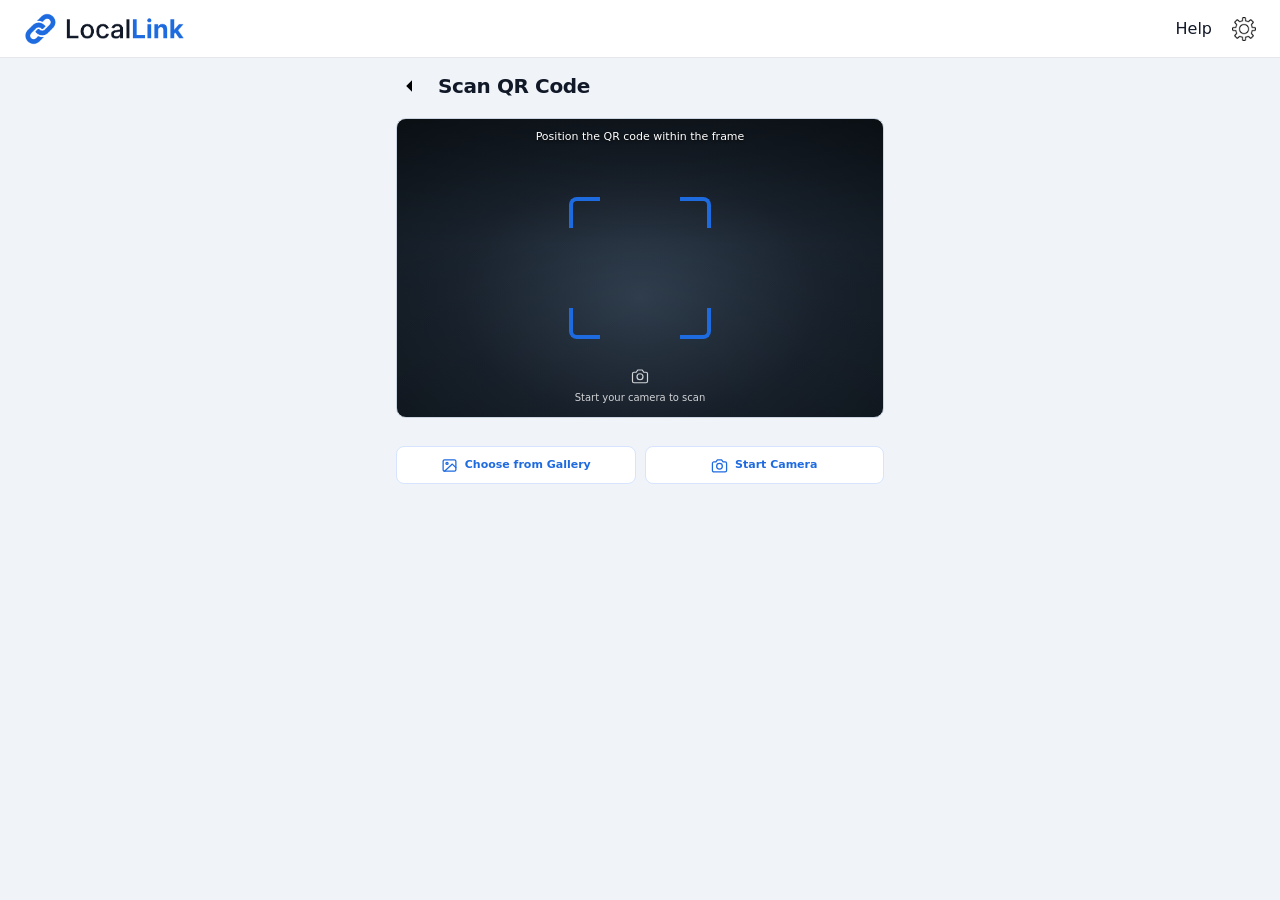
<file: frontend/src/pages/Scan QR code/scan_QR.html>
<!DOCTYPE html>
<html lang="en">

<head>
    <meta charset="UTF-8">
    <meta name="viewport" content="width=device-width, initial-scale=1.0">
    <meta name="theme-color" content="#ffffff">

    <title>Scan QR Code | LocalLink</title>

    <link rel="icon" type="image/svg+xml"
          href="../../assets/favicon.svg">
    <link rel="stylesheet" href="../../styles/global.css">
    <link rel="stylesheet" href="../../styles/pages/Scan QR code/style.css">
    <link rel="stylesheet" href="../../styles/components/header.css">
    <link rel="stylesheet" href="../../styles/components/page-heading.css">
</head>

<body>
    <!-- Existing shared header -->
    <script src="../../scripts/theme.js"></script>
    <header id="header-container" class="header"></header>

    <main class="scan-page">
        <section class="page-heading" aria-labelledby="page-title">
            <button class="back-btn" type="button"
                    onclick="history.back()" aria-label="Go back">
                <svg viewBox="0 0 24 24" aria-hidden="true">
                    <path d="M19 12H5m7 7-7-7 7-7"/>
                </svg>
            </button>
            <h1 id="page-title">Scan QR Code</h1>
        </section>

        <section class="scanner" aria-label="QR code scanner">
            <video id="camera-preview" autoplay muted playsinline
                   aria-label="Camera preview"></video>
            <div class="scanner-overlay">
                <p class="scanner-instruction" id="scanner-instruction">
                    Position the QR code within the frame
                </p>
                <div class="scan-frame" aria-hidden="true">
                    <span class="frame-corner frame-top-left"></span>
                    <span class="frame-corner frame-top-right"></span>
                    <span class="frame-corner frame-bottom-left"></span>
                    <span class="frame-corner frame-bottom-right"></span>
                </div>
                <div class="camera-placeholder" id="camera-placeholder">
                    <svg viewBox="0 0 24 24" aria-hidden="true">
                        <path d="M4 7h3l2-3h6l2 3h3a2 2 0 0 1 2 2v10a2 2 0 0 1-2 2H4a2 2 0 0 1-2-2V9a2 2 0 0 1 2-2Z"/>
                        <circle cx="12" cy="13" r="4"/>
                    </svg>
                    <span>Start your camera to scan</span>
                </div>
            </div>
        </section>

        <p class="scan-status" id="scan-status" role="status"
           aria-live="polite"></p>

        <div class="scanner-actions">
            <button class="action-button" id="gallery-button"
                    type="button">
                <svg viewBox="0 0 24 24" aria-hidden="true">
                    <rect x="3" y="4" width="18" height="16" rx="2"/>
                    <circle cx="8.5" cy="9" r="1.5"/>
                    <path d="m21 15-5-5L5 20"/>
                </svg>
                <span>Choose from Gallery</span>
            </button>
            <button class="action-button" id="camera-button"
                    type="button">
                <svg viewBox="0 0 24 24" aria-hidden="true">
                    <path d="M4 7h3l2-3h6l2 3h3a2 2 0 0 1 2 2v10a2 2 0 0 1-2 2H4a2 2 0 0 1-2-2V9a2 2 0 0 1 2-2Z"/>
                    <circle cx="12" cy="13" r="4"/>
                </svg>
                <span id="camera-button-label">Start Camera</span>
            </button>
        </div>

        <input id="gallery-input" type="file" accept="image/*" hidden>
    </main>

    <!-- Existing shared header script -->
    <script src="../../scripts/components/header.js"></script>
    <script src="../../scripts/vendor/jsQR.js"></script>
    <script src="../../scripts/pages/Scan QR code/scanQR.js"></script>
</body>

</html>
</file>
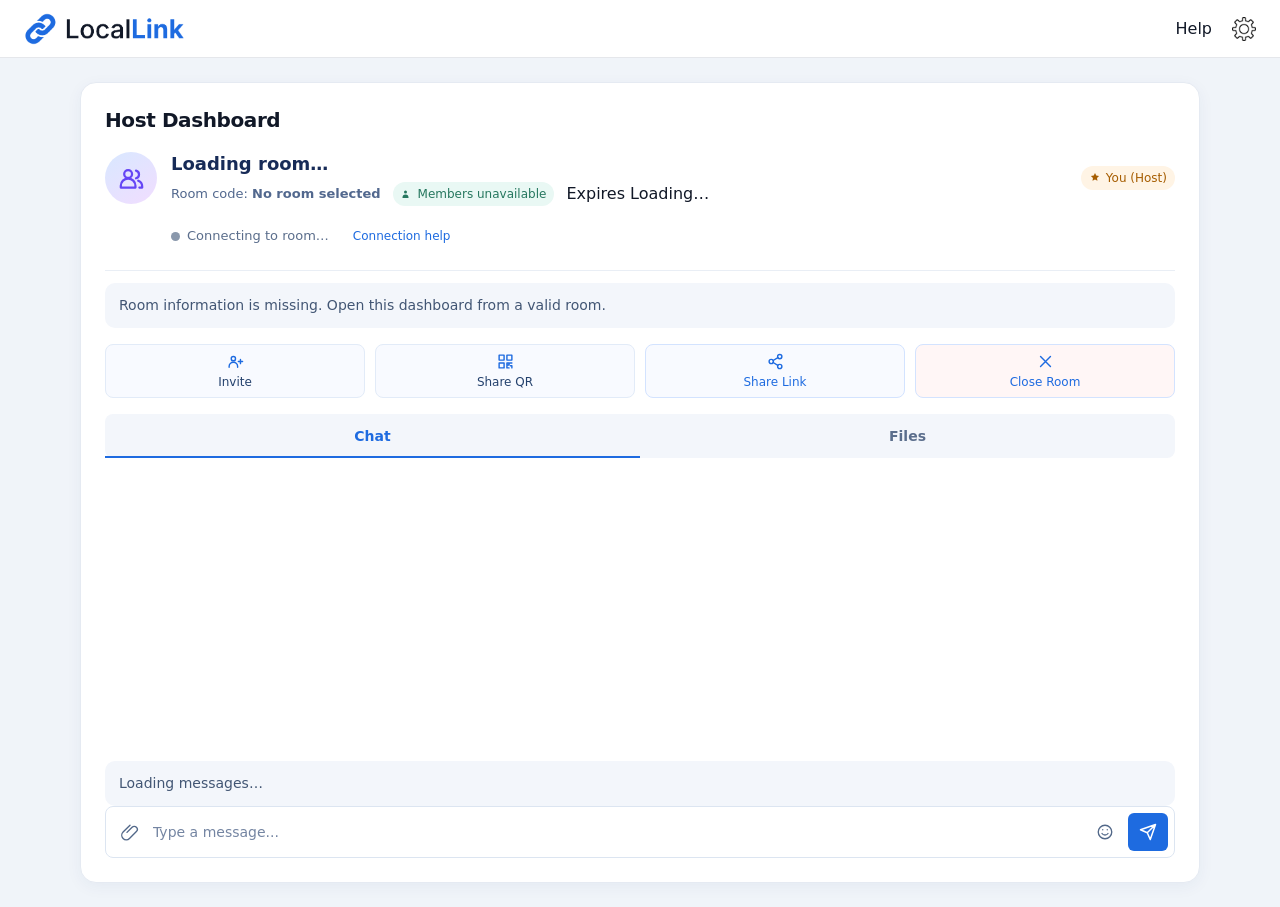
<file: frontend/src/pages/Sender dashboard/sender.html>
<!DOCTYPE html>
<html lang="en">

<head>
    <meta charset="UTF-8">
    <meta name="viewport" content="width=device-width, initial-scale=1.0">
    <meta name="theme-color" content="#ffffff">
    <title>Host Dashboard | LocalLink</title>
    <link rel="icon" type="image/svg+xml" href="../../assets/favicon.svg">
    <link rel="stylesheet" href="../../styles/global.css">
    <link rel="stylesheet" href="../../styles/room-dashboard.css">
    <link rel="stylesheet" href="../../styles/pages/Sender dashboard/style.css">
    <link rel="stylesheet" href="../../styles/components/header.css">
    <link rel="stylesheet" href="../../styles/components/page-heading.css">
</head>

<body>
    <script src="../../scripts/theme.js"></script>
    <header id="header-container" class="header"></header>

    <main class="dashboard" data-role="sender">
        <section class="dashboard-heading" aria-labelledby="dashboard-title">
            <h1 id="dashboard-title" data-dashboard-title>Host Dashboard</h1>
        </section>

        <section class="room-summary" aria-label="Room summary">
            <div class="room-card">
                <div class="room-icon" aria-hidden="true">
                    <svg viewBox="0 0 24 24" aria-hidden="true">
                        <circle cx="9" cy="8" r="3.5"/>
                        <path d="M2.5 20v-1.5a6.5 6.5 0 0 1 13 0V20z"/>
                        <path d="M16 5a3.5 3.5 0 0 1 0 6.8m2 2.2a5.5 5.5 0 0 1 3.5 5.1V20H19"/>
                    </svg>
                </div>
                <div class="room-info">
                    <h2 data-room-name>Loading room…</h2>
                    <div class="room-metadata">
                        <p class="room-code">Room code: <strong data-room-code>—</strong></p>
                        <span class="member-chip">
                            <svg viewBox="0 0 24 24" aria-hidden="true">
                                <circle cx="9" cy="8" r="3"/>
                                <path d="M3 20v-1a6 6 0 0 1 12 0v1m3-9v6m-3-3h6"/>
                            </svg>
                            <span data-member-count>Loading members…</span>
                        </span>
                        <p class="room-expiry">Expires <time data-room-expiry>Loading…</time></p>
                    </div>
                </div>
                <span class="owner-chip" aria-label="You are the host">
                    <svg viewBox="0 0 24 24" aria-hidden="true">
                        <path d="m12 2 2.5 5.1 5.6.8-4.1 4 .9 5.6-4.9-2.6-5 2.6.9-5.6-4.1-4 5.7-.8z"/>
                    </svg>
                    You (Host)
                </span>
            </div>
            <div class="room-connection">
                <section class="connection-state" data-connection-status
                         role="status" aria-live="polite">Connecting to room…</section>
                <button class="connection-help-trigger" type="button"
                        data-connection-help>Connection help</button>
            </div>
        </section>

        <section class="room-expired" data-room-expired role="alert" hidden>
            This room has expired. Chat, file sharing, and room actions are disabled.
        </section>
        <section class="room-status" data-room-status role="status" hidden></section>
        <a data-host-recovery-link hidden>Recover Host Access</a>

        <nav class="dashboard-actions" aria-label="Room actions">
            <button class="dashboard-action" type="button" data-action="invite">
                <svg viewBox="0 0 24 24" aria-hidden="true">
                    <circle cx="9" cy="8" r="3"/>
                    <path d="M3 20v-1a6 6 0 0 1 12 0v1m4-11v6m-3-3h6"/>
                </svg>
                <span>Invite</span>
            </button>
            <button class="dashboard-action" type="button" data-action="qr">
                <svg viewBox="0 0 24 24" aria-hidden="true">
                    <path d="M3 3h7v7H3zM14 3h7v7h-7zM3 14h7v7H3z"/>
                    <path d="M14 14h3v3h-3zm4 0h3m-7 4v3h3m2-3h2v3"/>
                </svg>
                <span>Share QR</span>
            </button>
            <button class="dashboard-action" type="button" data-action="share">
                <svg viewBox="0 0 24 24" aria-hidden="true">
                    <circle cx="18" cy="5" r="3"/>
                    <circle cx="6" cy="12" r="3"/>
                    <circle cx="18" cy="19" r="3"/>
                    <path d="m8.7 10.6 6.6-4.2m-6.6 7 6.6 4.2"/>
                </svg>
                <span>Share Link</span>
            </button>
            <button class="dashboard-action close-room-action" type="button"
                    data-close-room>
                <svg viewBox="0 0 24 24" aria-hidden="true">
                    <path d="M5 5l14 14M19 5 5 19"/>
                </svg>
                <span>Close Room</span>
            </button>
        </nav>

        <div class="dashboard-tabs" role="tablist" aria-label="Room content">
            <button class="dashboard-tab" id="chat-tab" type="button"
                    role="tab" aria-selected="true" aria-controls="chat-panel"
                    tabindex="0">Chat</button>
            <button class="dashboard-tab" id="files-tab" type="button"
                    role="tab" aria-selected="false" aria-controls="files-panel"
                    tabindex="-1">Files</button>
        </div>

        <section class="tab-panel chat-panel" id="chat-panel"
                 role="tabpanel" aria-labelledby="chat-tab">
            <div class="message-list" id="message-list"
                 aria-live="polite"></div>
            <p class="room-status" data-message-state role="status"
               aria-live="polite">Loading messages…</p>

            <form class="composer" id="message-form">
                <button class="composer-icon" id="attach-button"
                        type="button" aria-label="Attach a file">
                    <svg viewBox="0 0 24 24" aria-hidden="true">
                        <path d="m8 12.5 6.8-6.8a4 4 0 0 1 5.7 5.7l-9.2 9.2a6 6 0 0 1-8.5-8.5l9.2-9.2"/>
                    </svg>
                </button>
                <input id="message-input" type="text" maxlength="1000"
                       placeholder="Type a message..." autocomplete="off"
                       aria-label="Type a message">
                <button class="composer-icon" id="emoji-button"
                        type="button" aria-label="Choose an emoji"
                        aria-expanded="false">
                    <svg viewBox="0 0 24 24" aria-hidden="true">
                        <circle cx="12" cy="12" r="9"/>
                        <path d="M8 14s1.3 2 4 2 4-2 4-2m-7-5h.01M15 9h.01"/>
                    </svg>
                </button>
                <button class="send-button" type="submit"
                        aria-label="Send message">
                    <svg viewBox="0 0 24 24" aria-hidden="true">
                        <path d="m22 2-7 20-4-9-9-4zM22 2 11 13"/>
                    </svg>
                </button>
                <div class="emoji-picker" id="emoji-picker" hidden>
                    <button class="emoji-choice" type="button">😀</button>
                    <button class="emoji-choice" type="button">👍</button>
                    <button class="emoji-choice" type="button">❤️</button>
                    <button class="emoji-choice" type="button">🎉</button>
                    <button class="emoji-choice" type="button">😂</button>
                </div>
            </form>
            <input id="file-input" type="file" hidden>
            <section class="attachment-preview" data-attachment-preview
                     aria-live="polite" hidden>
                <div>
                    <strong data-attachment-name></strong>
                    <span data-attachment-size></span>
                </div>
                <p data-attachment-status role="status"></p>
                <button type="button" data-upload-send>Upload &amp; Send</button>
                <button type="button" data-remove-attachment>Remove</button>
                <progress data-upload-progress max="100" value="0" hidden></progress>
                <button class="dialog-action" type="button" data-cancel-upload
                        hidden>Cancel upload</button>
                <button class="dialog-action" type="button" data-retry-upload
                        hidden>Retry upload</button>
            </section>
        </section>

        <section class="tab-panel files-panel" id="files-panel"
                 role="tabpanel" aria-labelledby="files-tab" hidden>
            <p class="files-heading" id="files-heading">Shared files</p>
            <div class="file-list" id="file-list"></div>
            <p class="room-status" data-file-state role="status"
               aria-live="polite">Loading files…</p>
        </section>
    </main>

    <dialog class="dashboard-dialog" id="invite-dialog"
            aria-labelledby="invite-title">
        <div class="dialog-heading">
            <h2 id="invite-title">Invite to this room</h2>
            <button class="dialog-close" type="button" data-close-dialog
                    aria-label="Close">×</button>
        </div>
        <p class="invite-copy">Share the room code and join link with your guests.</p>
        <p class="invite-code" data-room-code>—</p>
        <a class="invite-link" data-invite-link href="#"></a>
        <button class="dialog-action" type="button" data-copy-invite>
            Copy invite link
        </button>
    </dialog>
    <dialog class="dashboard-dialog" id="connection-help-dialog"
            aria-labelledby="connection-help-title">
        <div class="dialog-heading">
            <h2 id="connection-help-title">Reconnect to the room</h2>
            <button class="dialog-close" type="button" data-close-dialog
                    aria-label="Close">×</button>
        </div>
        <p>Check that this device and the room host are on the same Wi-Fi or hotspot, and that the host device and LocalLink server are still running.</p>
        <p>If you changed networks, reconnect both devices to the same network and retry. You may start a hotspot in your device settings; this website cannot turn Wi-Fi, Bluetooth, or a hotspot on or grant operating-system permissions for you.</p>
        <button class="dialog-action" type="button" data-connection-retry>Try again</button>
    </dialog>

    <dialog class="dashboard-dialog" id="qr-dialog"
            aria-labelledby="qr-title">
        <div class="dialog-heading">
            <h2 id="qr-title">Share room QR code</h2>
            <button class="dialog-close" type="button" data-close-dialog
                    aria-label="Close">×</button>
        </div>
        <img class="qr-image" id="room-qr-image" alt="QR code for joining this room">
        <p class="invite-copy">Scan this code to open the room join form.</p>
        <button class="dialog-action" type="button" data-copy-invite>
            Copy invite link
        </button>
    </dialog>

    <div class="toast" id="dashboard-toast" role="status"
         aria-live="polite"></div>

    <script src="../../scripts/components/header.js"></script>
    <script src="../../scripts/deployment-config.js"></script>
    <script src="../../scripts/connection-manager.js"></script>
    <script src="../../scripts/vendor/qrcode-generator.js"></script>
    <script src="../../scripts/room-dashboard.js"></script>
</body>

</html>
</file>
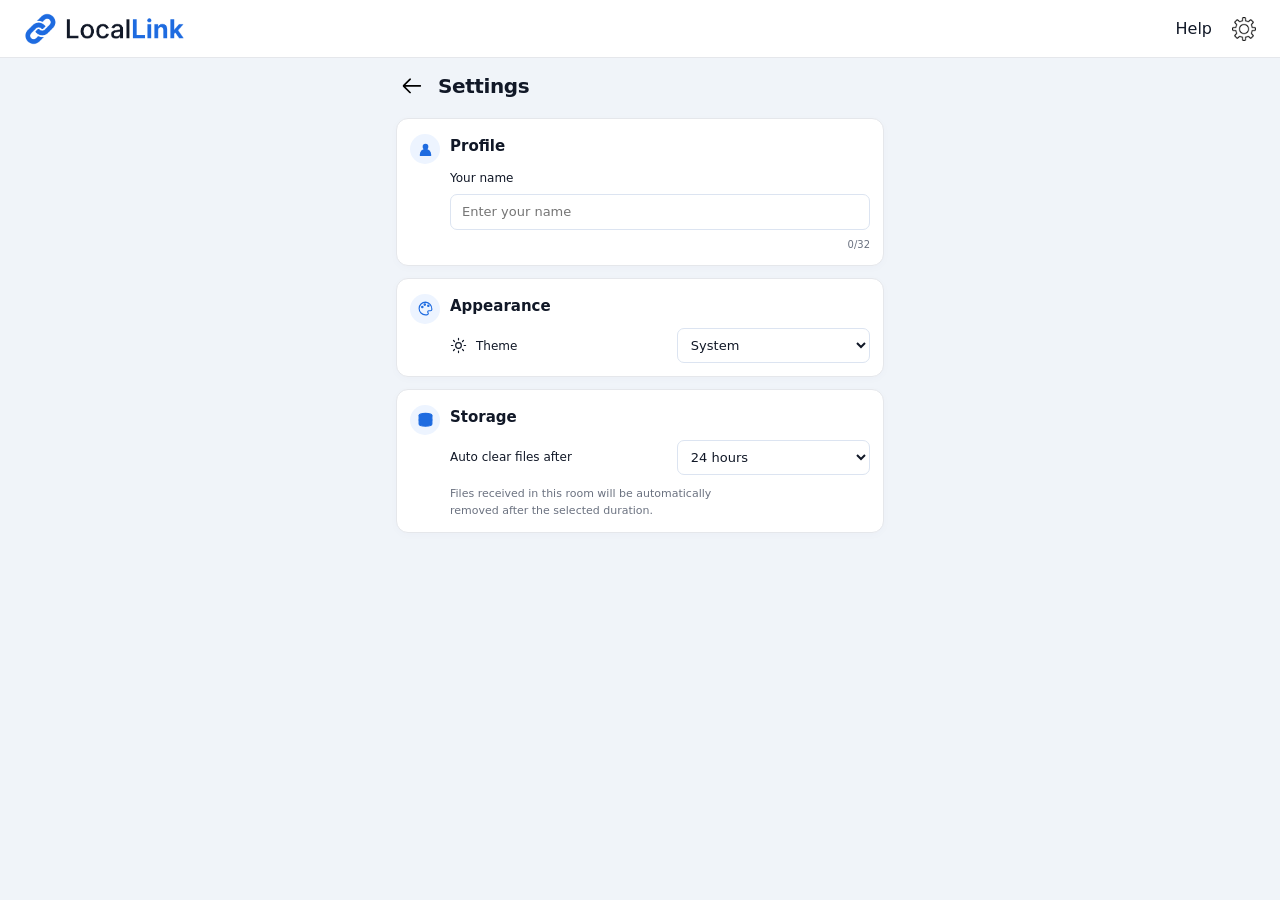
<file: frontend/src/pages/Setting/setting.html>
<!DOCTYPE html>
<html lang="en">
<head>
    <meta charset="UTF-8">
    <meta name="viewport" content="width=device-width, initial-scale=1.0">
    <meta name="theme-color" content="#ffffff">

    <title>Settings | LocalLink</title>

    <link rel="icon" type="image/svg+xml"
          href="../../assets/favicon.svg">
    <link rel="stylesheet" href="../../styles/global.css">
    <link rel="stylesheet" href="../../styles/pages/Setting/style.css">
    <link rel="stylesheet" href="../../styles/components/header.css">
    <link rel="stylesheet" href="../../styles/components/page-heading.css">
</head>

<body>
    <script src="../../scripts/theme.js"></script>
    <header id="header-container" class="header"></header>

    <main class="setting-page">
        <section class="page-header">
            <button class="back-btn" type="button"
                    onclick="history.back()" aria-label="Go back">
                <img src="../../assets/back-btn.svg"
                     alt="" width="20" height="20">
            </button>
            <h1>Settings</h1>
        </section>

        <!-- Profile Settings -->
        <section class="settings-card" aria-labelledby="profile-title">
            <div class="section-icon profile-icon" aria-hidden="true">
                <svg viewBox="0 0 24 24">
                    <circle cx="12" cy="8" r="4"/>
                    <path d="M4 21v-2a8 8 0 0 1 16 0v2z"/>
                </svg>
            </div>

            <div class="card-content">
                <h2 id="profile-title">Profile</h2>
                <div class="form-group">
                    <label for="profile-name">Your name</label>
                    <input
                        type="text"
                        id="profile-name"
                        name="profile-name"
                        maxlength="32"
                        autocomplete="nickname"
                        placeholder="Enter your name"
                        required
                    >
                    <div class="input-footer">
                        <span id="profile-error" role="alert"></span>
                        <span class="char-count" id="char-count">0/32</span>
                    </div>
                </div>
            </div>
        </section>

        <!-- Appearance Settings -->
        <section class="settings-card"
                 aria-labelledby="appearance-title">
            <div class="section-icon appearance-icon"
                 aria-hidden="true">
                <svg viewBox="0 0 24 24">
                    <path d="M12 3a9 9 0 1 0 0 18h2a2 2 0 0 0 1.5-3.3
                             1.5 1.5 0 0 1 1.1-2.5H19a2 2 0 0 0 2-2
                             10 10 0 0 0-9-10.2Z"/>
                    <circle cx="7.5" cy="10" r="1"/>
                    <circle cx="11" cy="6.5" r="1"/>
                    <circle cx="16" cy="8" r="1"/>
                </svg>
            </div>

            <div class="card-content">
                <h2 id="appearance-title">Appearance</h2>

                <div class="setting-row">
                    <label class="setting-label" for="theme-select">
                        <svg viewBox="0 0 24 24" aria-hidden="true">
                            <circle cx="12" cy="12" r="4"/>
                            <path d="M12 2v2m0 16v2M4.93 4.93l1.42 1.42
                                     m11.3 11.3 1.42 1.42M2 12h2m16 0h2
                                     M4.93 19.07l1.42-1.42m11.3-11.3
                                     1.42-1.42"/>
                        </svg>
                        <span>Theme</span>
                    </label>

                    <select id="theme-select" name="theme">
                        <option value="system">System</option>
                        <option value="light">Light</option>
                        <option value="dark">Dark</option>
                    </select>
                </div>

            </div>
        </section>

        <!-- Storage Settings -->
        <section class="settings-card" aria-labelledby="storage-title">
            <div class="section-icon storage-icon" aria-hidden="true">
                <svg viewBox="0 0 24 24">
                    <ellipse cx="12" cy="5" rx="9" ry="3"/>
                    <path d="M3 5v6c0 1.7 4 3 9 3s9-1.3 9-3V5"/>
                    <path d="M3 11v6c0 1.7 4 3 9 3s9-1.3 9-3v-6"/>
                </svg>
            </div>

            <div class="card-content">
                <h2 id="storage-title">Storage</h2>

                <div class="setting-row storage-row">
                    <label class="setting-label" for="clear-after">
                        Auto clear files after
                    </label>

                    <select id="clear-after" name="clear-after">
                        <option value="never">Never</option>
                        <option value="1">1 hour</option>
                        <option value="24" selected>24 hours</option>
                        <option value="72">3 days</option>
                        <option value="168">7 days</option>
                    </select>
                </div>

                <p class="helper-text">
                    Files received in this room will be automatically
                    removed after the selected duration.
                </p>
            </div>
        </section>

        <p class="save-status" id="save-status"
           role="status" aria-live="polite"></p>
    </main>

    <script src="../../scripts/components/header.js"></script>
    <script src="../../scripts/pages/Setting/setting.js"></script>
</body>
</html>
</file>
<file: frontend/src/styles/global.css>
/* ==========================================
   Global Variables & Base Setup
   ========================================== */
:root {
    --primary: #1E6BE0;
    --primary-dark: #0F3F94;
    --success: #16A34A;
    --warning: #F59E0B;
    --error: #DC2626;

    --text-main: #111827;
    --text-muted: #6B7280;
    --border-color: #E5E7EB;
    --bg-main: #F0F4F9;

    --color-page-bg: var(--bg-main);
    --color-surface: #ffffff;
    --color-surface-muted: #F8FAFF;
    --color-text-primary: var(--text-main);
    --color-text-secondary: var(--text-muted);
    --color-primary: var(--primary);
    --color-primary-hover: var(--primary-dark);
    --color-border: var(--border-color);
    --color-focus: var(--primary);
    --color-success: var(--success);
    --color-warning: var(--warning);
    --color-danger: var(--error);

    --font-stack: system-ui, -apple-system, "Segoe UI", Roboto, sans-serif;
    --radius-card: 12px;
    --radius-chip: 999px;
    --transition-speed: 180ms;
}

* {
    box-sizing: border-box;
    margin: 0;
    padding: 0;
}

body {
    font-family: var(--font-stack);
    background-color: var(--color-page-bg);
    color: var(--text-main);
    font-size: 16px;
    line-height: 1.5;
    min-height: 100vh;
    display: flex;
    flex-direction: column;
}

body.dark-theme {
    color-scheme: dark;
    --text-main: #f1f3f5;
    --text-muted: #b2bbc6;
    --border-color: #3b4552;
    --bg-main: #171b22;
    --color-page-bg: var(--bg-main);
    --color-surface: #222831;
    --color-surface-muted: #2a323d;
    --color-text-primary: var(--text-main);
    --color-text-secondary: var(--text-muted);
    --color-border: var(--border-color);
    --text: var(--text-main);
    --muted: var(--text-muted);
    --border: var(--border-color);
    --surface: var(--color-surface);
    --page-bg: var(--bg-main);
    --input-bg: #191f27;
    --icon-bg: #2c3949;
    --shadow: none;
}

body.dark-theme .header,
body.dark-theme .dashboard,
body.dark-theme .room-card,
body.dark-theme .create-room-container,
body.dark-theme .join-room-container,
body.dark-theme .edit-room-page,
body.dark-theme .settings-card,
body.dark-theme .settings-dialog,
body.dark-theme .search-box,
body.dark-theme .topic-card,
body.dark-theme .help-article,
body.dark-theme .contact-card,
body.dark-theme .contact-btn,
body.dark-theme .host-recovery,
body.dark-theme .host-recovery-dialog,
body.dark-theme .file-message,
body.dark-theme .composer,
body.dark-theme .download-button,
body.dark-theme .edit-button,
body.dark-theme #auto-close {
    border-color: var(--color-border);
    background-color: var(--color-surface);
    color: var(--color-text-primary);
}

body.dark-theme .host-recovery,
body.dark-theme .room-summary,
body.dark-theme .edit-room-page .page-heading,
body.dark-theme .join-room-container .page-header,
body.dark-theme .create-room-container .page-header,
body.dark-theme .attachment-preview {
    border-color: var(--color-border);
}

body.dark-theme .dashboard-action,
body.dark-theme .dashboard-tabs,
body.dark-theme .message-bubble,
body.dark-theme .attachment-preview,
body.dark-theme .credential-value,
body.dark-theme .close-dialog,
body.dark-theme .host-recovery-dialog-actions button {
    background-color: var(--color-surface-muted);
    color: var(--color-text-primary);
}

body.dark-theme input,
body.dark-theme select,
body.dark-theme textarea,
body.dark-theme .host-recovery-dialog-actions button,
body.dark-theme .host-recovery-btn,
body.dark-theme .button-secondary,
body.dark-theme .action-button,
body.dark-theme .landing-action-secondary {
    border-color: var(--color-border);
    background-color: var(--input-bg);
    color: var(--color-text-primary);
}

body.dark-theme .host-recovery p,
body.dark-theme .host-recovery h2,
body.dark-theme .host-recovery-dialog,
body.dark-theme .qr-left,
body.dark-theme .credential-group label,
body.dark-theme .credential-value > span,
body.dark-theme .room-info h2,
body.dark-theme .room-code,
body.dark-theme .message-meta,
body.dark-theme .message-meta strong,
body.dark-theme .dashboard-tab,
body.dark-theme .dashboard-action,
body.dark-theme .attachment-preview,
body.dark-theme .attachment-preview > p,
body.dark-theme .file-details strong,
body.dark-theme .file-details .file-open,
body.dark-theme .file-details span,
body.dark-theme .download-button,
body.dark-theme .edit-button,
body.dark-theme .contact-btn {
    color: var(--color-text-primary);
}

body.dark-theme .host-recovery-btn:hover,
body.dark-theme .action-button:hover,
body.dark-theme .landing-action-secondary:hover,
body.dark-theme .icon-button:hover,
body.dark-theme .button-secondary:hover,
body.dark-theme .topic-card:hover,
body.dark-theme .topic-toggle:hover,
body.dark-theme .composer-icon:hover,
body.dark-theme .download-button:hover,
body.dark-theme .edit-button:hover {
    background-color: #20365b;
}

body.dark-theme .contact-icon {
    background-color: #20365b;
}

body.dark-theme .room-info h2 {
    color: var(--color-text-primary);
}

body.dark-theme .header {
    border-bottom-color: #3b4552;
    background-color: #202630;
}

:where(button, input, select, textarea, a[href]):focus-visible {
    outline: 2px solid var(--color-focus);
    outline-offset: 2px;
}

/* Motion preference adjustment */
@media (prefers-reduced-motion: reduce) {
  * {
    transition: none !important;
  }
}
</file>
<file: frontend/src/styles/pages/Create Room/style.css>
.create-room-container {
    width: min(100% - 32px, 560px);
    margin: 24px auto 40px;
    padding: 24px;
    border: 1px solid var(--color-border);
    border-radius: var(--radius-card);
    background: var(--color-surface);
    color: var(--color-text-primary);
    box-shadow: 0 2px 10px rgb(27 60 120 / 4%);
}

.create-room-container .page-header {
    align-items: flex-start;
    gap: 12px;
    margin-bottom: 20px;
    padding-bottom: 16px;
    border-bottom: 1px solid var(--color-border);
}

.create-room-container .back-btn {
    margin-top: 2px;
}

.page-heading-copy {
    min-width: 0;
}

.page-heading-copy h1 {
    margin: 0;
    color: var(--color-text-primary);
    font-size: 1.25rem;
    font-weight: 700;
    line-height: 1.35;
    letter-spacing: -0.02em;
}

.page-heading-copy p {
    margin: 4px 0 0;
    color: var(--color-text-secondary);
    font-size: 14px;
    line-height: 1.5;
}

.create-room-container .input-section {
    display: grid;
    gap: 16px;
}

.create-room-container .form-group {
    min-width: 0;
    margin: 0;
}

.create-room-container .form-group label {
    display: block;
    margin-bottom: 6px;
    color: var(--color-text-primary);
    font-size: 14px;
    font-weight: 600;
}

.create-room-container .form-group input[type="text"],
.create-room-container .form-group input[type="password"] {
    display: block;
    width: 100%;
    min-height: 44px;
    padding: 9px 12px;
    border: 1px solid var(--color-border);
    border-radius: 8px;
    background: var(--color-surface);
    color: var(--color-text-primary);
    font: inherit;
    font-size: 16px;
}

.create-room-container .form-group input:focus-visible,
.create-room-container .time-select:focus-visible {
    border-color: var(--color-primary);
    outline-color: var(--color-focus);
    box-shadow: 0 0 0 3px rgb(30 107 224 / 12%);
}

.create-room-container .field-help {
    margin: 6px 0 0;
    color: var(--color-text-secondary);
    font-size: 13px;
    line-height: 1.5;
}

.create-room-container .char-count {
    min-height: 18px;
    margin-top: 3px;
    color: var(--color-text-secondary);
    font-size: 12px;
    text-align: right;
}

.create-room-container .options-section {
    display: grid;
    gap: 8px;
    margin-top: 20px;
    padding-top: 18px;
    border-top: 1px solid var(--color-border);
}

.create-room-container .options-title {
    margin: 0 0 2px;
    color: var(--color-text-primary);
    font-size: 16px;
    font-weight: 700;
}

.create-room-container .checkbox-container {
    display: flex;
    min-height: 44px;
    align-items: center;
    gap: 10px;
    margin: 0;
    color: var(--color-text-primary);
    font-size: 14px;
    line-height: 1.45;
    cursor: pointer;
}

.create-room-container .checkbox-container input[type="checkbox"] {
    width: 18px;
    height: 18px;
    flex: 0 0 18px;
    margin: 0;
    accent-color: var(--color-primary);
}

.create-room-container .inline-option {
    display: flex;
    min-width: 0;
    align-items: center;
    justify-content: space-between;
    gap: 12px;
}

.create-room-container .time-select {
    min-width: 116px;
    min-height: 40px;
    padding: 7px 10px;
    border: 1px solid var(--color-border);
    border-radius: 8px;
    background: var(--color-surface);
    color: var(--color-text-primary);
    font: inherit;
    font-size: 14px;
    cursor: pointer;
}

.create-room-container .submit-section {
    margin-top: 20px;
}

.create-room-container .primary-btn {
    display: block;
    width: 100%;
    min-height: 48px;
    padding: 11px 16px;
    border: 0;
    border-radius: 8px;
    background: var(--color-primary);
    color: #ffffff;
    font: inherit;
    font-size: 16px;
    font-weight: 600;
    cursor: pointer;
    transition: background-color var(--transition-speed) ease;
}

.create-room-container .primary-btn:hover {
    background: var(--color-primary-hover);
}

.create-room-container .primary-btn:disabled {
    cursor: wait;
    opacity: 0.7;
}

@media (max-width: 480px) {
    .create-room-container {
        width: calc(100% - 24px);
        margin-top: 16px;
        padding: 20px 16px;
    }

    .create-room-container .inline-option {
        align-items: flex-start;
    }
}

@media (max-width: 360px) {
    .create-room-container {
        width: calc(100% - 20px);
        padding: 18px 14px;
    }

    .create-room-container .inline-option {
        flex-wrap: wrap;
    }

    .create-room-container .time-select {
        width: 100%;
    }
}
</file>
<file: frontend/src/styles/components/header.css>
.header {
    display: flex;
    justify-content: space-between;
    align-items: center;
    min-height: 58px;
    padding: 12px 24px;
    border-bottom: 1px solid var(--border-color);
    background: #fff;
}

.logo img {
    width: auto;
    height: 32px;
    display: block;
}

.left-nav {
    display: flex;
    align-items: center;
    gap: 20px;
}

.help {
    font-size: 16px;
    color: var(--text-main);
    text-decoration: none;
    font-weight: 500;
}

.help:hover,
.help[aria-current="page"] {
    color: var(--primary);
}

.setting img {
    width: 24px;
    height: 24px;
    display: block;
}


body.dark-theme .setting img {
    filter: brightness(0) invert(1);
}

body.dark-theme .logo img {
    padding: 4px 6px;
    border-radius: 6px;
    background: #ffffff;
}

.setting {
    display: block;
    border-radius: 6px;
}

.setting:focus-visible,
.logo:focus-visible,
.help:focus-visible {
    outline: 2px solid var(--primary);
    outline-offset: 3px;
}

@media (max-width: 480px) {
    .header {
        min-height: 46px;
        padding: 8px 16px;
    }

    .logo img {
        height: 24px;
    }

    .left-nav {
        gap: 16px;
    }

    .help {
        font-size: 14px;
    }

    .setting img {
        width: 20px;
        height: 20px;
    }
}
</file>
<file: frontend/src/styles/components/page-heading.css>
.page-header,
.page-heading,
.dashboard-heading {
    display: flex;
    align-items: center;
    gap: 10px;
    margin-bottom: 16px;
}

.page-header h1,
.page-header h2,
.page-heading h1,
.dashboard-heading h1 {
    margin: 0;
    color: var(--text-main);
    font-size: 1.25rem;
    font-weight: 700;
    line-height: 1.35;
    letter-spacing: -0.02em;
}

.back-btn,
.back-button {
    display: grid;
    flex: 0 0 32px;
    place-items: center;
    width: 32px;
    height: 32px;
    padding: 0;
    border: 0;
    border-radius: 8px;
    background: transparent;
    color: var(--text-main);
    cursor: pointer;
}

.back-btn:hover,
.back-button:hover {
    background: rgba(30, 107, 224, 0.1);
}

.back-btn:focus-visible,
.back-button:focus-visible {
    outline: 2px solid var(--primary);
    outline-offset: 2px;
}

.back-btn img,
.back-btn svg,
.back-button svg {
    display: block;
    width: 20px;
    height: 20px;
}

body.dark-theme .back-btn img {
    filter: brightness(0) invert(1);
}
</file>
<file: frontend/src/styles/pages/Edit Room setting/style.css>
body {
    background-color: var(--bg-main);
}

.edit-room-page {
    width: min(100% - 32px, 520px);
    margin: 24px auto 40px;
    padding: 24px;
    border: 1px solid var(--color-border);
    border-radius: var(--radius-card);
    background: var(--color-surface);
    box-shadow: 0 2px 10px rgb(27 60 120 / 4%);
}

.edit-room-page .page-heading {
    margin-bottom: 20px;
    padding-bottom: 16px;
    border-bottom: 1px solid var(--color-border);
}

.form-group {
    margin-bottom: 14px;
}

.form-group > label,
.files-section legend {
    display: block;
    margin-bottom: 6px;
    color: var(--text-main);
    font-size: 14px;
    font-weight: 700;
}

.form-group input {
    width: 100%;
    min-height: 44px;
    padding: 9px 12px;
    border: 1px solid var(--border-color);
    border-radius: 8px;
    background: #ffffff;
    color: var(--text-main);
    font: inherit;
    font-size: 16px;
}

.form-group input:focus,
.setting-row select:focus {
    border-color: var(--primary);
    outline: 0;
    box-shadow: 0 0 0 2px rgb(30 107 224 / 12%);
}

.input-footer {
    display: flex;
    justify-content: space-between;
    min-height: 15px;
    padding: 2px 2px 0;
    color: var(--text-muted);
    font-size: 12px;
}

#room-name-error {
    color: var(--error);
}

.setting-row {
    display: flex;
    align-items: center;
    justify-content: space-between;
    gap: 12px;
    margin: 13px 0 15px;
}

.setting-label {
    display: flex;
    align-items: center;
    gap: 8px;
    color: var(--text-main);
    font-size: 14px;
    font-weight: 600;
}

.setting-label svg {
    width: 18px;
    height: 18px;
    flex: 0 0 18px;
    fill: none;
    stroke: var(--primary);
    stroke-linecap: round;
    stroke-linejoin: round;
    stroke-width: 1.8;
}

.setting-row select {
    width: 122px;
    min-height: 44px;
    padding: 7px 10px;
    border: 1px solid var(--border-color);
    border-radius: 7px;
    background-color: #ffffff;
    color: var(--text-main);
    font: inherit;
    font-size: 14px;
}

.files-section {
    min-width: 0;
    margin: 0;
    padding: 0;
    border: 0;
}

.files-section legend {
    padding: 0;
}

.checkbox-option {
    display: flex;
    align-items: flex-start;
    gap: 9px;
    padding: 1px 3px;
    color: var(--text-main);
    font-size: 14px;
    cursor: pointer;
}

.checkbox-option input {
    width: 16px;
    height: 16px;
    flex: 0 0 16px;
    margin: 0;
    accent-color: var(--primary);
}

.checkbox-copy {
    display: flex;
    flex-direction: column;
    gap: 2px;
}

.helper-text {
    color: var(--text-muted);
    font-size: 12px;
}

.form-actions {
    display: flex;
    gap: 9px;
    margin: 27px -4px 0;
}

.button {
    display: inline-flex;
    flex: 1;
    align-items: center;
    justify-content: center;
    min-height: 44px;
    padding: 0 14px;
    border: 1px solid transparent;
    border-radius: 8px;
    font: inherit;
    font-size: 14px;
    font-weight: 600;
    cursor: pointer;
    transition: background-color var(--transition-speed) ease,
        border-color var(--transition-speed) ease;
}

.button-secondary {
    border-color: var(--border-color);
    background: #ffffff;
    color: var(--text-main);
}

.button-secondary:hover {
    background: var(--bg-main);
}

.button-primary {
    border-color: var(--primary);
    background: var(--primary);
    color: #ffffff;
}

.button-primary:hover {
    background: var(--primary-dark);
}

.button:focus-visible {
    outline: 2px solid var(--primary);
    outline-offset: 2px;
}

.save-status {
    min-height: 18px;
    margin-top: 8px;
    color: var(--success);
    font-size: 11px;
    text-align: center;
}

@media (max-width: 360px) {
    .edit-room-page {
        width: calc(100% - 20px);
        padding: 18px 14px;
    }
}
</file>
<file: frontend/src/styles/pages/Help page/style.css>
:root {
    --primary: #1E6BE0;
    --primary-light: rgba(30, 107, 224, 0.1);
    --text: var(--text-main);
    --muted: var(--text-muted);
    --border: var(--border-color);
    --surface: #ffffff;
    --page-bg: var(--bg-main);
}

html {
    scroll-behavior: smooth;
    scroll-padding-top: 20px;
}

body {
    margin: 0;
    background: var(--page-bg);
    color: var(--text);
    font-family: var(--font-stack);
    font-size: 14px;
}

.help-page {
    width: 100%;
    max-width: 520px;
    min-height: calc(100vh - 50px);
    margin: 0 auto;
    padding: 10px 15px 28px;
}

/* Search bar */

.search-section {
    margin-bottom: 12px;
}

.search-box {
    display: flex;
    align-items: center;
    gap: 8px;
    min-height: 44px;
    padding: 0 10px;
    border: 1px solid #dce5f3;
    border-radius: 8px;
    background: var(--surface);
    transition: border-color 0.2s, box-shadow 0.2s;
}

.search-box:focus-within {
    border-color: var(--primary);
    box-shadow: 0 0 0 2px rgba(23, 101, 245, 0.08);
}

.search-box svg {
    width: 16px;
    height: 16px;
    flex-shrink: 0;
    fill: none;
    stroke: #60769e;
    stroke-width: 1.8;
    stroke-linecap: round;
}

.search-box input {
    width: 100%;
    min-width: 0;
    padding: 0;
    border: 0;
    outline: 0;
    background: transparent;
    color: var(--text);
    font: inherit;
    font-size: 14px;
}

.search-box input::placeholder {
    color: #8190ae;
    opacity: 1;
}

.search-box input::-webkit-search-cancel-button {
    cursor: pointer;
}

.search-message {
    margin: 4px 0 0;
    color: var(--muted);
    font-size: 12px;
}

/* Topics */

.section-title {
    margin: 0 0 7px;
    font-size: 15px;
    font-weight: 700;
}

.topics-list {
    display: flex;
    flex-direction: column;
    gap: 4px;
}

.topic-card {
    display: flex;
    align-items: center;
    gap: 9px;
    min-height: 45px;
    padding: 5px 9px;
    border: 1px solid var(--border);
    border-radius: 9px;
    background: var(--surface);
    color: inherit;
    text-decoration: none;
    transition:
        border-color 0.18s ease,
        background 0.18s ease,
        transform 0.18s ease;
}

.topic-card:hover {
    border-color: #b9d0ff;
    background: #f9fbff;
}

.topic-card:active {
    transform: scale(0.995);
}

.topic-card:focus-visible,
.contact-btn:focus-visible {
    outline: 2px solid var(--primary);
    outline-offset: 2px;
}

.topic-icon {
    display: grid;
    place-items: center;
    width: 28px;
    height: 28px;
    flex-shrink: 0;
    border-radius: 7px;
    background: var(--primary-light);
    color: var(--primary);
}

.topic-icon svg {
    width: 17px;
    height: 17px;
    fill: none;
    stroke: currentColor;
    stroke-width: 1.8;
    stroke-linecap: round;
    stroke-linejoin: round;
}

.topic-content {
    display: flex;
    flex: 1;
    flex-direction: column;
    gap: 3px;
    min-width: 0;
}

.topic-title {
    font-size: 14px;
    font-weight: 700;
    line-height: 1.2;
}

.topic-description {
    color: var(--muted);
    font-size: 12px;
    line-height: 1.35;
}

.chevron {
    width: 15px;
    height: 15px;
    flex-shrink: 0;
    fill: none;
    stroke: #8293b4;
    stroke-width: 1.8;
    stroke-linecap: round;
    stroke-linejoin: round;
}

.no-results {
    padding: 14px;
    border: 1px dashed var(--border);
    border-radius: 8px;
    color: var(--muted);
    text-align: center;
    line-height: 1.5;
}

/* Contact card */

.contact-card {
    display: flex;
    align-items: center;
    gap: 9px;
    margin-top: 17px;
    padding: 12px 10px;
    border: 1px solid #edf2fa;
    border-radius: 10px;
    background: #f6f9ff;
}

.contact-icon {
    display: grid;
    place-items: center;
    width: 28px;
    height: 28px;
    flex-shrink: 0;
    border-radius: 7px;
    background: #e4eeff;
    color: var(--primary);
}

.contact-icon svg {
    width: 17px;
    height: 17px;
    fill: currentColor;
    stroke: currentColor;
    stroke-width: 1.5;
    stroke-linejoin: round;
}

.contact-content {
    flex: 1;
    min-width: 0;
}

.contact-content h2 {
    margin: 0 0 3px;
    font-size: 13px;
    font-weight: 700;
}

.contact-content p {
    margin: 0;
    color: var(--muted);
    font-size: 12px;
    line-height: 1.35;
}

.contact-btn {
    display: inline-flex;
    align-items: center;
    justify-content: center;
    min-height: 40px;
    padding: 0 11px;
    border: 1px solid #d6e4ff;
    border-radius: 6px;
    background: #ffffff;
    color: var(--primary);
    font-size: 12px;
    font-weight: 600;
    text-decoration: none;
    white-space: nowrap;
    transition: background 0.2s, border-color 0.2s;
}

.contact-btn:hover {
    border-color: var(--primary);
    background: var(--primary-light);
}

/* Article sections */

.help-articles {
    margin-top: 24px;
}

.help-article {
    margin-bottom: 12px;
    padding: 14px;
    border: 1px solid var(--border);
    border-radius: 9px;
    background: var(--surface);
    scroll-margin-top: 16px;
}

.help-article h2 {
    margin: 0 0 8px;
    font-size: 16px;
}

.help-article p {
    margin: 0;
    color: var(--muted);
    font-size: 14px;
    line-height: 1.65;
}

.help-article details {
    padding: 10px 0;
    border-bottom: 1px solid var(--border);
}

.help-article details:last-child {
    border-bottom: 0;
}

.help-article summary {
    cursor: pointer;
    font-weight: 600;
    line-height: 1.5;
}

.help-article details p {
    margin-top: 8px;
}


/* Accordion topic cards */

.topics-list {
    display: flex;
    flex-direction: column;
    gap: 4px;
}

.topic-card {
    display: block;
    min-height: 0;
    padding: 0;
    overflow: hidden;
    border: 1px solid var(--border);
    border-radius: 9px;
    background: var(--surface);
}

.topic-toggle {
    display: flex;
    align-items: center;
    gap: 9px;
    width: 100%;
    min-height: 52px;
    padding: 5px 9px;
    border: 0;
    background: transparent;
    color: inherit;
    font: inherit;
    text-align: left;
    cursor: pointer;
}

.topic-toggle:hover {
    background: #f9fbff;
}

.topic-toggle:focus-visible {
    position: relative;
    z-index: 1;
    outline: 2px solid var(--primary);
    outline-offset: -3px;
    border-radius: 8px;
}

.topic-icon {
    display: grid;
    place-items: center;
    width: 28px;
    height: 28px;
    flex-shrink: 0;
    border-radius: 7px;
    background: var(--primary-light);
    color: var(--primary);
}

.topic-icon svg {
    width: 17px;
    height: 17px;
    fill: none;
    stroke: currentColor;
    stroke-width: 1.8;
    stroke-linecap: round;
    stroke-linejoin: round;
}

.topic-content {
    display: flex;
    flex: 1;
    flex-direction: column;
    gap: 3px;
    min-width: 0;
}

.topic-title {
    font-size: 11px;
    font-weight: 700;
    line-height: 1.2;
}

.topic-description {
    color: var(--muted);
    font-size: 10px;
    line-height: 1.2;
}

.chevron {
    width: 15px;
    height: 15px;
    flex-shrink: 0;
    fill: none;
    stroke: #8293b4;
    stroke-width: 1.8;
    stroke-linecap: round;
    stroke-linejoin: round;
    transition: transform 0.2s ease;
}

/* Rotate right-pointing chevron down when expanded */

.topic-card.is-open .chevron {
    transform: rotate(90deg);
}

.topic-card.is-open {
    border-color: #cbdcff;
}

/* Expanded content */

.topic-panel {
    padding: 0 13px 13px 46px;
    color: var(--muted);
    font-size: 11px;
    line-height: 1.65;
    overflow-wrap: anywhere;
}

.topic-panel[hidden],
.no-results[hidden] {
    display: none !important;
}

.topic-panel p {
    margin: 0;
}

.faq-item + .faq-item {
    margin-top: 12px;
    padding-top: 10px;
    border-top: 1px solid var(--border);
}

.faq-item h3 {
    margin: 0 0 5px;
    color: var(--text);
    font-size: 11px;
    line-height: 1.4;
}

.faq-item p {
    margin: 0;
}

/* Search empty state */

.no-results {
    margin-top: 10px;
    padding: 14px;
    border: 1px dashed var(--border);
    border-radius: 8px;
    color: var(--muted);
    text-align: center;
    line-height: 1.5;
}

@media (max-width: 360px) {
    .topic-toggle {
        gap: 7px;
        padding-right: 7px;
        padding-left: 7px;
    }

    .topic-panel {
        padding-left: 42px;
        padding-right: 10px;
    }
}

@media (prefers-reduced-motion: reduce) {
    .chevron {
        transition: none;
    }
}


/* Responsive layout */

@media (max-width: 360px) {
    .help-page {
        padding-right: 10px;
        padding-left: 10px;
    }

    .contact-card {
        gap: 6px;
        padding: 10px 7px;
    }

    .contact-btn {
        padding: 0 8px;
    }
}

@media (prefers-reduced-motion: reduce) {
    html {
        scroll-behavior: auto;
    }

    *,
    *::before,
    *::after {
        transition-duration: 0.01ms !important;
    }
}
</file>
<file: frontend/src/styles/pages/Join Room/style.css>
.join-room-container {
    width: min(100% - 32px, 720px);
    max-width: 720px;
    margin: 24px auto 40px;
    padding: 24px;
    border: 1px solid var(--color-border);
    border-radius: var(--radius-card);
    background: var(--color-surface);
    color: var(--color-text-primary);
    box-shadow: 0 2px 10px rgb(27 60 120 / 4%);
}

.join-room-container .page-header {
    margin-bottom: 20px;
    padding-bottom: 16px;
    border-bottom: 1px solid var(--color-border);
}

.join-room-container #join-room-form,
.join-room-container .input-section,
.join-room-container .submit-section,
.join-room-container .Scan-QR-section {
    width: 100%;
}

.host-recovery {
    display: grid;
    gap: 10px;
    margin-top: 20px;
    padding: 16px;
    border: 1px solid var(--color-border);
    border-radius: 10px;
    background: var(--color-surface-muted);
}

.host-recovery h2 {
    margin: 0 0 4px;
    color: var(--text-main);
    font-size: 16px;
}

.host-recovery p {
    margin: 0;
    color: var(--text-muted);
    font-size: 13px;
    line-height: 1.5;
}

.host-recovery-btn {
    min-height: 44px;
    padding: 9px 12px;
    border: 1px solid var(--color-primary);
    border-radius: 6px;
    background: #ffffff;
    color: var(--color-primary);
    font: inherit;
    font-weight: 600;
}

.host-recovery-btn:hover {
    background: #edf4ff;
}

.host-recovery-btn:disabled {
    cursor: wait;
    opacity: 0.65;
}

.host-recovery-status {
    overflow-wrap: anywhere;
}

.host-recovery-dialog {
    width: min(100% - 32px, 420px);
    padding: 22px;
    border: 1px solid var(--color-border);
    border-radius: 12px;
    color: var(--text-main);
}

.host-recovery-dialog::backdrop {
    background: rgb(14 27 48 / 45%);
}

.host-recovery-dialog form {
    display: grid;
    gap: 10px;
}

.host-recovery-dialog h2 {
    margin: 0 0 4px;
}

.host-recovery-dialog label {
    font-size: 12px;
    font-weight: 600;
}

.host-recovery-dialog input {
    width: 100%;
    min-height: 44px;
    padding: 8px 10px;
    border: 1px solid #d5deeb;
    border-radius: 6px;
    font: inherit;
}

.host-recovery-dialog-actions {
    display: flex;
    justify-content: flex-end;
    gap: 8px;
    margin-top: 8px;
}

.host-recovery-dialog-actions button {
    min-height: 44px;
    padding: 8px 12px;
    border: 1px solid #cbd7e8;
    border-radius: 6px;
    background: #ffffff;
    font: inherit;
    cursor: pointer;
}

/* Input fields */
.form-group {
    margin-bottom: 16px;
}

.form-group label {
    display: block;
    margin-bottom: 6px;
    font-size: 14px;
    font-weight: 600;
    color: var(--color-text-primary);
}

.form-group input[type="text"] {
    display: block;
    width: 100%;
    min-height: 44px;
    padding: 9px 12px;
    box-sizing: border-box;

    border: 1px solid var(--color-border);
    border-radius: 8px;
    background: var(--color-surface);
    font: inherit;
    font-size: 16px;
    color: var(--color-text-primary);
}

.form-group input[type="text"]:focus {
    border-color: var(--color-primary);
    box-shadow: 0 0 0 3px rgb(30 107 224 / 12%);
}

.PIN-div label {
    display: block;
    margin-bottom: 6px;
    font-size: 14px;
    font-weight: 600;
    color: var(--color-text-primary);
}

.PIN-div input[type="password"],
.PIN-div input[type="text"] {
    display: block;
    width: 100%;
    min-height: 44px;
    padding: 9px 40px 9px 12px;
    box-sizing: border-box;
    border: 1px solid var(--color-border);
    border-radius: 8px;
    background: var(--color-surface);
    font: inherit;
    font-size: 16px;
    color: var(--color-text-primary);
}
.PIN-div input[type="password"]:focus,
.PIN-div input[type="text"]:focus {
    border-color: var(--color-primary);
    box-shadow: 0 0 0 3px rgb(30 107 224 / 12%);
}
.PIN-div .input-icon-wrapper{
    position: relative;
    display: flex;
    align-items: center;
}
.PIN-div .eye-btn{
    position: absolute;
    right: 10px;
    background: none;
    border: none;
    cursor: pointer;
    padding: 0;
    display: flex;
    align-items: center;
    justify-content: center;

}

.PIN-div .eye-btn:hover svg{
    stroke: #2563eb;
}
/* Character counter */
.char-count {
    margin-top: 3px;
    margin-bottom: 8px;
    text-align: right;

    font-size: 12px;
    font-weight: 400;
    color: var(--color-text-secondary);
}

/* Create Room button */
.submit-section {
    margin-top: 16px;
}

.primary-btn {
    display: block;
    width: 100%;
    min-height: 48px;
    padding: 10px 12px;

    border: none;
    border-radius: 8px;
    background: var(--color-primary);
    color: #fff;

    font-family: inherit;
    font-size: 16px;
    font-weight: 600;
    cursor: pointer;

    transition: background-color 0.2s ease;
}

.primary-btn:hover {
    background: var(--color-primary-hover);
}
.primary-btn:focus-visible,
.time-select:focus-visible {
    outline: 2px solid var(--color-focus);
    outline-offset: 2px;
}

/* --- Bottom QR Section --- */
.Scan-QR-section {
    border: 1px solid var(--color-border);
    border-radius: 8px;
    display: flex;
    justify-content: space-between;
    align-items: center;
    padding: 16px;
    margin-top: 20px;
    background-color: var(--color-surface-muted);
}

.qr-left {
    display: flex;
    align-items: center;
    gap: 12px;
    font-size: 14px;
    font-weight: 500;
    color: #1a202c;
}

.scan-qr-btn {
    background-color: #f0f4ff;
    color: var(--color-primary);
    border: 1px solid #bfdbfe;
    border-radius: 6px;
    padding: 8px 16px;
    font-size: 14px;
    font-weight: 600;
    cursor: pointer;
    transition: background-color 0.2s ease;
}

.scan-qr-btn:hover {
    background-color: #e0e7ff;
}

@media (max-width: 480px) {
    .join-room-container {
        width: calc(100% - 24px);
        margin-top: 16px;
        padding: 20px 16px;
    }

    .Scan-QR-section {
        flex-wrap: wrap;
        gap: 12px;
    }

    .scan-qr-btn {
        min-height: 44px;
    }
}

@media (max-width: 360px) {
    .join-room-container {
        width: calc(100% - 20px);
        padding: 18px 14px;
    }

    .Scan-QR-section {
        align-items: stretch;
        flex-direction: column;
    }
}
</file>
<file: frontend/src/styles/pages/Landing page/style.css>
/* ==========================================
   Landing Page Specific Styles
   ========================================== */
/* Remove background properties from body */
body {
    font-family: var(--font-stack);
    background-color: var(--bg-main);
    color: var(--text-main);
    font-size: 16px;
    line-height: 1.5;
    min-height: 100vh;
    display: flex;
    flex-direction: column;
    margin: 0;
    overflow-x: hidden;
}

/* Ensure main takes up available space and keeps a clean gap */
main {
    flex: 1;
    display: flex;
    flex-direction: column;
    align-items: center;
    padding: 24px 16px 60px 16px; /* Space at the bottom before the footer graphic */
    max-width: 800px;
    margin: 0 auto;
    width: 100%;
}

/* Pin the mountain image to the bottom as a true footer */
.footer-graphic {
    position: fixed;
    bottom: 0;
    left: 0;
    width: 100%;
    z-index: -1; /* Keeps it behind your buttons if they ever cross over */
    pointer-events: none; /* Allows clicks to pass through */
    line-height: 0;
}

.footer-graphic img {
    width: 100%;
    height: auto;
    display: block;
    max-height: 250px; /* Controls how tall the mountains appear */
    object-fit: cover;
}

/* Header typography section */
.outer-div {
    display: flex;
    flex-direction: column;
    align-items: center;
    text-align: center;
    margin-top: 12px;
    margin-bottom: 12px;
}

.inner-div-1 h1 {
    font-size: 2.2rem;
    font-weight: 700;
    color: var(--text-main);
    letter-spacing: -0.025em;
    line-height: 1.2;
    margin: 0;
}

.inner-div-2 h1 {
    font-size: 2.2rem;
    font-weight: 700;
    color: var(--primary);
    letter-spacing: -0.025em;
    line-height: 1.2;
    margin: 0;
}

/* Subtitles section */
main > section:nth-of-type(2) {
    text-align: center;
    color: var(--text-muted);
    margin-bottom: 36px;
    font-size: 1rem;
}

/* ==========================================
   Feature Cards Layout
   ========================================== */
main > section:nth-of-type(3) {
    display: flex;
    justify-content: center;
    gap: 40px;
    width: 100%;
    margin-bottom: 48px;
    flex-wrap: wrap;
}

main > section:nth-of-type(3) > div {
    display: flex;
    flex-direction: column;
    align-items: center;
    text-align: center;
    max-width: 140px;
}

/* Directly target your SVG images that already have the circle background */
main > section:nth-of-type(3) img {
    width: 72px;  /* Scale up from 42px to match your design size */
    height: 72px;
    object-fit: contain;
    margin-bottom: 14px;
}

main > section:nth-of-type(3) p {
    font-size: 0.95rem;
    color: var(--text-main);
    font-weight: 500;
    line-height: 1.3;
}

/* ==========================================
   Action Buttons Section
   ========================================== */
.landing-actions {
    display: flex;
    flex-direction: column;
    gap: 12px;
    width: 100%;
    max-width: 420px;
}

.landing-action {
    display: flex;
    align-items: center;
    justify-content: center;
    width: 100%;
    min-height: 48px;
    padding: 10px 16px;
    border-radius: var(--radius-card);
    font-size: 1rem;
    font-weight: 600;
    text-align: center;
    text-decoration: none;
    transition:
        background-color var(--transition-speed) ease,
        border-color var(--transition-speed) ease,
        transform 0.1s ease;
}

.landing-action-primary {
    border: 1px solid var(--primary);
    background-color: var(--primary);
    color: #ffffff;
    box-shadow: 0 4px 12px rgba(30, 107, 224, 0.2);
}

.landing-action-primary:hover {
    background-color: var(--primary-dark);
}

.landing-action-secondary {
    border: 1px solid #cbd5e1;
    background-color: #ffffff;
    color: var(--primary);
}

.landing-action-secondary:hover {
    background-color: #ebf3ff;
    border-color: var(--primary);
}

.landing-action:active {
    transform: scale(0.98);
}

.landing-action:focus-visible {
    outline: 2px solid var(--color-focus);
    outline-offset: 3px;
}

/* Responsive adjustments */
@media (max-width: 640px) {
    .inner-div-1 h1, .inner-div-2 h1 {
        font-size: 1.8rem;
    }
}
</file>
<file: frontend/src/styles/room-dashboard.css>
body {
    background: var(--bg-main);
}

.dashboard {
    display: flex;
    width: min(calc(100% - 48px), 1120px);
    min-height: calc(100vh - 106px);
    flex-direction: column;
    margin: 24px auto;
    padding: 24px;
    border: 1px solid #e5eaf2;
    border-radius: 16px;
    background: #ffffff;
    box-shadow: 0 4px 16px rgb(28 62 111 / 5%);
}

.dashboard-heading {
    margin-bottom: 16px;
}

.dashboard-heading h1 {
    color: var(--text-main);
    font-size: 22px;
    font-weight: 700;
    line-height: 1.3;
}

.room-summary {
    padding-bottom: 16px;
    border-bottom: 1px solid #e9eef5;
}

.connected-banner {
    display: flex;
    align-items: center;
    gap: 10px;
    margin-bottom: 16px;
    padding: 10px 12px;
    border-radius: 8px;
    background: #e5f8ef;
    color: #167c45;
}

.connected-mark {
    display: grid;
    width: 23px;
    height: 23px;
    flex: 0 0 23px;
    place-items: center;
    border-radius: 50%;
    background: #18a65b;
    color: #ffffff;
    font-size: 14px;
    font-weight: 700;
}

.connected-copy {
    display: flex;
    flex-direction: column;
    font-size: 12px;
    line-height: 1.35;
}

.connected-copy strong {
    font-size: 13px;
}

.room-card {
    display: grid;
    grid-template-columns: auto minmax(0, 1fr) auto;
    align-items: center;
    gap: 14px;
    min-height: 0;
}

.room-icon {
    display: grid;
    width: 52px;
    height: 52px;
    flex: 0 0 52px;
    place-items: center;
    border-radius: 50%;
    background: linear-gradient(145deg, #d8e8ff, #f1ddff);
    color: #6546f5;
}

.room-icon svg {
    width: 27px;
    height: 27px;
    fill: none;
    stroke: currentColor;
    stroke-linecap: round;
    stroke-linejoin: round;
    stroke-width: 2;
}

.room-info {
    min-width: 0;
    flex: 1;
}

.room-info h2 {
    overflow: hidden;
    margin-bottom: 2px;
    color: #172b57;
    font-size: 18px;
    font-weight: 700;
    text-overflow: ellipsis;
    white-space: nowrap;
}

.room-code {
    color: #52688e;
    font-size: 13px;
}

.room-metadata {
    display: flex;
    flex-wrap: wrap;
    align-items: center;
    gap: 6px 12px;
    margin-top: 5px;
}

.room-metadata .room-code,
.room-metadata .room-expiry {
    margin: 0;
}

.member-chip,
.owner-chip {
    display: inline-flex;
    align-items: center;
    gap: 5px;
    margin-top: 0;
    padding: 3px 8px;
    border-radius: 999px;
    background: #e9f8f4;
    color: #26775f;
    font-size: 12px;
    white-space: nowrap;
}

.member-chip svg,
.owner-chip svg {
    width: 12px;
    height: 12px;
    fill: currentColor;
}

.owner-chip {
    margin: 0 0 0 auto;
    background: #fff4e5;
    color: #a65d00;
}

.room-connection {
    display: flex;
    align-items: center;
    gap: 14px;
    margin: 12px 0 0 66px;
}

.dashboard-actions {
    display: grid;
    grid-template-columns: repeat(4, minmax(0, 1fr));
    gap: 10px;
    margin: 16px 0;
}

.dashboard-action {
    display: flex;
    min-width: 0;
    min-height: 54px;
    align-items: center;
    flex-direction: column;
    justify-content: center;
    gap: 5px;
    padding: 8px;
    border: 1px solid #e2ebf8;
    border-radius: 8px;
    background: #f8faff;
    color: #24416d;
    font: inherit;
    font-size: 12px;
    line-height: 1.2;
    text-align: center;
    text-decoration: none;
    cursor: pointer;
    transition: background-color var(--transition-speed) ease,
        border-color var(--transition-speed) ease;
}

.dashboard-action:hover {
    border-color: #b7d0ff;
    background: #edf4ff;
}

.dashboard-action svg {
    width: 17px;
    height: 17px;
    fill: none;
    stroke: var(--primary);
    stroke-linecap: round;
    stroke-linejoin: round;
    stroke-width: 2;
}

.dashboard[data-role="sender"] .dashboard-action:last-child,
.dashboard[data-role="sender"] .dashboard-action:nth-last-child(2) {
    border-color: #d3e3ff;
    color: var(--primary);
}

.dashboard-tabs {
    display: grid;
    grid-template-columns: 1fr 1fr;
    margin-top: 0;
    border-radius: 8px;
    background: #f3f6fb;
}

.dashboard-tab {
    position: relative;
    min-height: 44px;
    border: 0;
    border-radius: 7px;
    background: transparent;
    color: #5b6e8c;
    font: inherit;
    font-size: 14px;
    font-weight: 600;
    cursor: pointer;
}

.dashboard-tab[aria-selected="true"] {
    color: var(--primary);
}

.dashboard-tab[aria-selected="true"]::after {
    position: absolute;
    right: 0;
    bottom: 0;
    left: 0;
    height: 2px;
    background: var(--primary);
    content: "";
}

.tab-panel {
    min-height: 0;
    flex: 1;
}

.chat-panel {
    display: flex;
    height: clamp(300px, calc(100vh - 500px), 560px);
    min-height: 0;
    flex: 0 0 auto;
    flex-direction: column;
    padding: 12px 0 0;
}

.message-list {
    display: flex;
    min-height: 0;
    flex: 1;
    flex-direction: column;
    gap: 12px;
    overflow-y: auto;
    overscroll-behavior: contain;
    padding: 4px 2px 12px;
}

.message {
    display: flex;
    align-items: flex-start;
    gap: 7px;
    max-width: min(82%, 720px);
}

.message.is-own {
    align-self: flex-end;
    flex-direction: row-reverse;
}

.avatar {
    display: grid;
    width: 25px;
    height: 25px;
    flex: 0 0 25px;
    place-items: center;
    border-radius: 50%;
    background: #f4c2e5;
    color: #78366a;
    font-size: 10px;
    font-weight: 700;
}

.message:nth-child(2) .avatar {
    background: #bfe9d9;
    color: #20634a;
}

.message.is-own .avatar {
    display: none;
}

.message-body {
    min-width: 0;
}

.message-meta {
    display: flex;
    align-items: baseline;
    gap: 5px;
    margin: 0 0 2px;
    color: #7384a0;
    font-size: 12px;
}

.message-meta strong {
    color: #263858;
    font-size: 13px;
}

.message-bubble {
    width: fit-content;
    max-width: 100%;
    padding: 9px 12px;
    border-radius: 9px;
    background: #dce8f7;
    color: #263858;
    font-size: 14px;
    line-height: 1.4;
    overflow-wrap: anywhere;
}

.attachment-preview {
    display: grid;
    grid-template-columns: minmax(0, 1fr) auto auto;
    align-items: center;
    gap: 8px;
    margin-top: 8px;
    padding: 9px;
    border: 1px solid #cbd9ec;
    border-radius: 8px;
    background: #f0f5fc;
    color: #263858;
    font-size: 13px;
}

.attachment-preview[hidden] {
    display: none;
}

.attachment-preview > div {
    display: grid;
    min-width: 0;
    gap: 3px;
}

.attachment-preview > p {
    grid-column: 1 / -1;
    margin: 0;
    color: #536a8b;
}

.attachment-preview strong,
.attachment-preview span {
    overflow-wrap: anywhere;
}

.attachment-preview button {
    min-height: 40px;
    padding: 6px 9px;
    border: 1px solid #c7d6ed;
    border-radius: 6px;
    background: #ffffff;
    color: #23406c;
    font: inherit;
    cursor: pointer;
}

.attachment-preview [data-upload-send] {
    border-color: var(--primary);
    background: var(--primary);
    color: #ffffff;
    font-weight: 600;
}

.attachment-preview button:disabled {
    cursor: wait;
    opacity: 0.65;
}

.attachment-preview progress {
    grid-column: 1 / -1;
    width: 100%;
}

.attachment-preview [data-cancel-upload],
.attachment-preview [data-retry-upload] {
    grid-column: 1 / -1;
}

.leave-room-action {
    width: 100%;
    min-height: 54px;
    border-color: #e2ebf8;
    background: #f8faff;
    color: #24416d;
}

.close-room-action {
    border-color: #f0caca;
    background: #fff6f6;
    color: #9b2c2c;
}

.close-room-action svg {
    stroke: currentColor;
}

.message.is-own .message-bubble {
    margin-left: auto;
    background: var(--primary);
    color: #ffffff;
}

.file-message {
    display: flex;
    width: fit-content;
    max-width: 100%;
    align-items: center;
    gap: 8px;
    margin-top: 4px;
    padding: 5px 7px;
    border: 1px solid #dce6f4;
    border-radius: 8px;
    background: #ffffff;
}

.file-type-icon {
    display: grid;
    width: 19px;
    height: 23px;
    flex: 0 0 19px;
    place-items: center;
    border-radius: 3px;
    background: #ef4444;
    color: #ffffff;
    font-size: 8px;
    font-weight: 700;
}

.file-details {
    min-width: 0;
    flex: 1;
}

.file-details strong,
.file-details .file-open,
.file-details span {
    display: block;
    overflow-wrap: anywhere;
}

.file-details strong,
.file-details .file-open {
    max-width: min(100%, 320px);
    padding: 0;
    border: 0;
    background: transparent;
    color: #233553;
    font: inherit;
    font-size: 13px;
    font-weight: 700;
    text-align: left;
    cursor: pointer;
}

.file-details span {
    color: #7283a0;
    font-size: 12px;
    white-space: normal;
}

.file-details .file-open:hover {
    color: var(--primary);
    text-decoration: underline;
}

.file-details .file-open:disabled {
    cursor: not-allowed;
}

.file-details .file-upload-state {
    color: #24704c;
}

.download-button {
    display: grid;
    width: 36px;
    height: 36px;
    flex: 0 0 36px;
    place-items: center;
    border: 1px solid #e1e9f3;
    border-radius: 5px;
    background: #ffffff;
    color: #526889;
    cursor: pointer;
}

.download-button:hover {
    color: var(--primary);
}

.download-button svg {
    width: 18px;
    height: 18px;
    fill: none;
    stroke: currentColor;
    stroke-linecap: round;
    stroke-linejoin: round;
    stroke-width: 1.8;
}

.composer {
    position: sticky;
    bottom: 0;
    display: flex;
    align-items: center;
    gap: 5px;
    margin-top: auto;
    padding: 6px;
    border: 1px solid #dce5f1;
    border-radius: 8px;
    background: #ffffff;
}

.composer-icon {
    display: grid;
    width: 36px;
    height: 36px;
    flex: 0 0 36px;
    place-items: center;
    border: 0;
    border-radius: 5px;
    background: transparent;
    color: #526889;
    cursor: pointer;
}

.composer-icon:hover {
    background: #f2f6fc;
    color: var(--primary);
}

.composer-icon svg {
    width: 18px;
    height: 18px;
    fill: none;
    stroke: currentColor;
    stroke-linecap: round;
    stroke-linejoin: round;
    stroke-width: 1.8;
}

.composer input {
    width: 100%;
    min-width: 0;
    height: 38px;
    flex: 1;
    border: 0;
    outline: 0;
    background: transparent;
    color: var(--text-main);
    font: inherit;
    font-size: 14px;
}

.composer input::placeholder {
    color: #7485a2;
}

.send-button {
    display: grid;
    width: 40px;
    height: 38px;
    flex: 0 0 40px;
    place-items: center;
    border: 0;
    border-radius: 6px;
    background: var(--primary);
    color: #ffffff;
    cursor: pointer;
}

.send-button:hover {
    background: var(--primary-dark);
}

.send-button svg {
    width: 18px;
    height: 18px;
    fill: none;
    stroke: currentColor;
    stroke-linecap: round;
    stroke-linejoin: round;
    stroke-width: 2;
}

.emoji-picker {
    position: absolute;
    z-index: 2;
    right: 38px;
    bottom: 45px;
    display: flex;
    gap: 3px;
    padding: 6px;
    border: 1px solid var(--border-color);
    border-radius: 8px;
    background: #ffffff;
    box-shadow: 0 5px 16px rgb(20 40 70 / 14%);
}

.emoji-picker[hidden] {
    display: none;
}

.emoji-choice {
    padding: 3px;
    border: 0;
    border-radius: 5px;
    background: transparent;
    font-size: 17px;
    cursor: pointer;
}

.emoji-choice:hover {
    background: #edf4ff;
}

.files-panel {
    height: clamp(300px, calc(100vh - 500px), 560px);
    min-height: 0;
    flex: 0 0 auto;
    overflow-y: auto;
    padding: 12px 2px;
    overscroll-behavior: contain;
}

.files-heading {
    margin-bottom: 12px;
    color: #536987;
    font-size: 14px;
}

.file-list {
    display: flex;
    flex-direction: column;
    gap: 6px;
}

[data-upload-progress] {
    width: 100%;
    margin-top: 8px;
    accent-color: var(--primary);
}

.empty-files {
    padding: 22px 10px;
    color: var(--text-muted);
    font-size: 13px;
    text-align: center;
}

.toast {
    position: fixed;
    z-index: 5;
    right: 12px;
    bottom: 14px;
    left: 12px;
    width: fit-content;
    max-width: calc(100% - 24px);
    margin: 0 auto;
    padding: 8px 12px;
    border-radius: 7px;
    background: #172b57;
    color: #ffffff;
    font-size: 11px;
    opacity: 0;
    pointer-events: none;
    transform: translateY(8px);
    transition: opacity var(--transition-speed) ease,
        transform var(--transition-speed) ease;
}

.toast.is-visible {
    opacity: 1;
    transform: translateY(0);
}

.dashboard-dialog {
    width: min(360px, calc(100% - 30px));
    max-width: none;
    margin: auto;
    padding: 18px;
    border: 1px solid var(--border-color);
    border-radius: 12px;
    background: #ffffff;
    color: var(--text-main);
    box-shadow: 0 16px 50px rgb(20 40 70 / 24%);
}

.dashboard-dialog::backdrop {
    background: rgb(20 32 52 / 45%);
}

.dialog-heading {
    display: flex;
    align-items: center;
    justify-content: space-between;
    margin-bottom: 12px;
}

.dialog-heading h2 {
    font-size: 15px;
}

.dialog-close {
    width: 28px;
    height: 28px;
    border: 0;
    border-radius: 6px;
    background: #f1f4f8;
    color: #43536e;
    font-size: 19px;
    cursor: pointer;
}

.invite-copy {
    color: var(--text-muted);
    font-size: 11px;
}

.invite-code {
    margin: 12px 0;
    padding: 10px;
    border: 1px solid var(--border-color);
    border-radius: 8px;
    background: #f8faff;
    color: #172b57;
    font-size: 15px;
    font-weight: 700;
    letter-spacing: 0.4px;
    text-align: center;
}

.invite-link {
    display: block;
    overflow-wrap: anywhere;
    color: #42618f;
    font-size: 10px;
}

.qr-image {
    display: block;
    width: 190px;
    height: 190px;
    margin: 8px auto 12px;
    image-rendering: pixelated;
}

.dialog-action {
    width: 100%;
    min-height: 44px;
    margin-top: 12px;
    border: 0;
    border-radius: 7px;
    background: var(--primary);
    color: #ffffff;
    font: inherit;
    font-size: 14px;
    font-weight: 600;
    cursor: pointer;
}

.dialog-action:hover {
    background: var(--primary-dark);
}

.dashboard [hidden] {
    display: none !important;
}

.connection-state {
    display: inline-flex;
    align-items: center;
    gap: 7px;
    margin: 0;
    color: #5b6e8c;
    font-size: 13px;
}

.connection-state::before {
    width: 9px;
    height: 9px;
    flex: 0 0 9px;
    border-radius: 50%;
    background: #8a98ac;
    content: "";
}

.connection-state[data-state="connected"] {
    color: #167c45;
}

.connection-state[data-state="connected"]::before {
    background: #18a65b;
}

.connection-state[data-state="offline"],
.connection-state[data-state="unavailable"],
.connection-state[data-state="reconnecting"] {
    color: #a65d00;
}

.connection-state[data-state="offline"]::before,
.connection-state[data-state="unavailable"]::before,
.connection-state[data-state="reconnecting"]::before {
    background: #d18a17;
}

.connection-help-trigger {
    min-height: 36px;
    padding: 6px 10px;
    border: 0;
    border-radius: 7px;
    background: transparent;
    color: var(--primary);
    font: inherit;
    font-size: 12px;
    cursor: pointer;
}

.dashboard-dialog p + p {
    margin-top: 9px;
}

.connected-banner[hidden] {
    display: none;
}

.room-expired,
.room-status {
    margin-top: 12px;
    padding: 12px 14px;
    border-radius: 10px;
    font-size: 14px;
    line-height: 1.5;
}

.room-status[hidden] {
    display: none;
}

.room-expired {
    background: #fff0f0;
    color: #a52a2a;
}

.room-status {
    background: #f3f6fb;
    color: #425674;
}

.dashboard :disabled,
.dashboard [aria-disabled="true"] {
    cursor: not-allowed;
    opacity: 0.55;
}

.message:nth-child(2) .avatar {
    background: #f4c2e5;
    color: #78366a;
}

@media (max-width: 720px) {
    .dashboard {
        width: min(calc(100% - 32px), 1120px);
        padding: 20px;
    }

    .room-card {
        grid-template-columns: auto minmax(0, 1fr);
    }

    .owner-chip {
        grid-column: 2;
        justify-self: start;
        margin: 0;
    }

    .room-connection {
        margin-left: 0;
    }
}

@media (max-width: 480px) {
    .dashboard {
        width: calc(100% - 20px);
        min-height: calc(100vh - 66px);
        margin: 10px auto;
        padding: 16px 14px;
        border-radius: 12px;
    }

    .dashboard-heading {
        margin-bottom: 12px;
    }

    .dashboard-heading h1 {
        font-size: 19px;
    }

    .connected-banner {
        margin-bottom: 12px;
    }

    .room-card {
        align-items: start;
        gap: 10px;
    }

    .room-icon {
        width: 42px;
        height: 42px;
        flex-basis: 42px;
    }

    .room-icon svg {
        width: 23px;
        height: 23px;
    }

    .room-info h2 {
        font-size: 16px;
        white-space: normal;
        overflow-wrap: anywhere;
    }

    .room-metadata {
        align-items: flex-start;
        flex-direction: column;
        gap: 6px;
    }

    .room-code,
    .room-expiry {
        font-size: 12px;
        overflow-wrap: anywhere;
    }

    .room-connection {
        align-items: flex-start;
        flex-direction: column;
        gap: 4px;
        margin-top: 10px;
    }

    .dashboard-actions {
        grid-template-columns: repeat(2, minmax(0, 1fr));
        gap: 8px;
        margin: 12px 0;
    }

    .dashboard[data-role="receiver"] .dashboard-actions {
        display: flex;
    }

    .dashboard-action {
        min-height: 48px;
        font-size: 12px;
    }

    .dashboard[data-role="receiver"] .dashboard-action {
        width: 100%;
    }

    .dashboard-tabs {
        flex: 0 0 auto;
    }

    .chat-panel,
    .files-panel {
        height: clamp(200px, calc(100vh - 420px), 480px);
        min-height: 0;
    }

    .message {
        max-width: 92%;
    }

    .attachment-preview {
        grid-template-columns: minmax(0, 1fr) minmax(0, auto);
    }

    .composer {
        position: sticky;
        bottom: 0;
    }

    .room-expired,
    .room-status {
        padding: 10px 12px;
        font-size: 13px;
    }
}

@media (max-width: 360px) {
    .dashboard {
        width: calc(100% - 16px);
        padding-right: 12px;
        padding-left: 12px;
    }

    .room-card {
        grid-template-columns: minmax(0, 1fr);
    }

    .owner-chip {
        grid-column: 1;
    }
}

@supports (height: 100dvh) {
    .dashboard {
        min-height: calc(100dvh - 106px);
    }

    .chat-panel,
    .files-panel {
        height: clamp(300px, calc(100dvh - 500px), 560px);
    }
}

@media (max-width: 480px) {
    .dashboard {
        min-height: calc(100dvh - 66px);
    }

    .chat-panel,
    .files-panel {
        height: clamp(200px, calc(100dvh - 420px), 480px);
    }
}

@media (prefers-reduced-motion: reduce) {
    .dashboard-action,
    .toast {
        transition: none;
    }
}
</file>
<file: frontend/src/styles/pages/Receiver dashboard/style.css>
.dashboard[data-role="receiver"] .room-card {
    margin-bottom: 3px;
}
</file>
<file: frontend/src/styles/pages/Room Created/style.css>
/* LocalLink - Room Created */

:root {
    --primary: #1E6BE0;
    --primary-light: rgba(30, 107, 224, 0.1);
    --text: var(--text-main);
    --muted: var(--text-muted);
    --border: var(--border-color);
    --success: #16A34A;
}

body {
    margin: 0;
    color: var(--text);
    background: var(--bg-main);
    font-family: var(--font-stack);
}

button,
input,
select {
    font: inherit;
}

button {
    cursor: pointer;
}

button:focus-visible,
input:focus-visible,
select:focus-visible {
    outline: 2px solid #93c5fd;
    outline-offset: 2px;
}

/* Main Layout */

.room-page {
    width: min(100% - 32px, 540px);
    margin: 20px auto 40px;
}

/* Success Banner */

.success-banner {
    display: flex;
    align-items: center;
    gap: 14px;
    margin-bottom: 18px;
    padding: 15px 18px;
    border-radius: 14px;
    background: #e8f9ef;
}

.success-banner[hidden] {
    display: none;
}

.success-icon {
    display: grid;
    place-items: center;
    flex-shrink: 0;
    width: 34px;
    height: 34px;
    border-radius: 50%;
    color: #fff;
    background: #64c993;
    font-size: 23px;
    font-weight: 700;
}

.success-banner h1 {
    margin: 0 0 5px;
    color: #166534;
    font-size: 17px;
}

.success-banner p {
    margin: 0;
    color: #47765b;
    font-size: 13px;
    line-height: 1.5;
}

/* Room Card */

.room-card {
    padding: 20px;
    border: 1px solid var(--border);
    border-radius: 15px;
    background: #fff;
    box-shadow: 0 2px 8px rgb(15 23 42 / 3%);
}

.room-details {
    display: flex;
    align-items: flex-start;
    gap: 20px;
    margin-bottom: 22px;
}

/* QR Code */

.qr-section {
    flex-shrink: 0;
    width: 150px;
    text-align: center;
}

.qr-container {
    display: grid;
    place-items: center;
    min-height: 150px;
    padding: 8px;
    border: 1px solid var(--border);
    border-radius: 12px;
}

#qr-code {
    display: grid;
    place-items: center;
    width: 100%;
    aspect-ratio: 1;
    overflow: hidden;
}

#qr-code img,
#qr-code canvas,
#qr-code svg {
    display: block;
    width: 100%;
    height: 100%;
    object-fit: contain;
}

.qr-placeholder {
    color: var(--muted);
    font-size: 24px;
    font-weight: 700;
}

.qr-caption {
    margin: 8px 0 0;
    color: var(--muted);
    font-size: 12px;
}

/* Room Code and PIN */

.credentials {
    display: flex;
    flex: 1;
    min-width: 0;
    flex-direction: column;
    justify-content: flex-start; /* Ensures content aligns to the top */
    margin-top: 0; /* Removes any inherited top margin */
    gap: 8px;
}

.credential-group label {
    display: block;
    margin-top: 0; /* Removes default browser margin */
    margin-bottom: 6px;
    color: #475569;
    font-size: 13px;
    font-weight: 600;
}
.credential-value {
    display: flex;
    align-items: center;
    justify-content: space-between;
    gap: 8px;
    min-width: 0;
    padding: 5px 8px 5px 10px;
    border-radius: 9px;
    background: #f1f5f9;
}

.credential-value > span {
    overflow-wrap: anywhere;
    color: #172554;
    font-size: clamp(15px, 2.5vw, 21px);
    font-weight: 700;
    letter-spacing: 0.4px;
}

#room-pin {
    letter-spacing: 2px;
}

.icon-button {
    display: grid;
    place-items: center;
    flex-shrink: 0;
    width: 32px;
    height: 32px;
    padding: 6px;
    border: 0;
    border-radius: 7px;
    background: transparent;
    color: #475569;
}

.icon-button:hover {
    background: #e2e8f0;
}

.icon-button svg {
    width: 19px;
    height: 19px;
    fill: none;
    stroke: currentColor;
    stroke-width: 1.8;
    stroke-linecap: round;
    stroke-linejoin: round;
}

/* Share Buttons */

.action-buttons {
    display: grid;
    grid-template-columns: repeat(3, minmax(0, 1fr));
    gap: 10px;
}

.action-button {
    display: flex;
    align-items: center;
    justify-content: center;
    gap: 8px;
    min-width: 0;
    min-height: 42px;
    padding: 9px 10px;
    border: 1px solid #cfe0ff;
    border-radius: 10px;
    background: #fff;
    color: var(--primary);
    font-size: 12px;
    font-weight: 600;
    transition: background 0.2s, border-color 0.2s;
}

.action-button#open-room-dashboard {
    grid-column: 1 / -1;
}

.action-button:hover {
    border-color: #93b9ff;
    background: var(--primary-light);
}

.action-button img {
    display: block;
    width: 24px;
    height: 24px;
    object-fit: contain;
}

/* Room Settings */

.settings-card {
    display: flex;
    align-items: center;
    justify-content: space-between;
    gap: 16px;
    margin-top: 16px;
    padding: 15px;
    border: 1px solid var(--border);
    border-radius: 13px;
    background: #f1f5f9;
}

.settings-info {
    display: flex;
    align-items: flex-start;
    gap: 12px;
    min-width: 0;
}

.info-icon {
    display: grid;
    place-items: center;
    flex-shrink: 0;
    width: 16px;
    height: 16px;
    margin-top: 2px;
    border-radius: 50%;
    background: #64748b;
    color: #fff;
    font-size: 11px;
    font-weight: 700;
}

.settings-info h2 {
    margin: 0 0 6px;
    color: #334155;
    font-size: 13px;
}

.settings-info p {
    margin: 0;
    color: var(--muted);
    font-size: 12px;
    line-height: 1.6;
}

.settings-info p span {
    padding: 0 4px;
}

.edit-button {
    display: flex;
    align-items: center;
    justify-content: center;
    gap: 8px;
    flex-shrink: 0;
    min-height: 38px;
    padding: 8px 16px;
    border: 1px solid #dbe3ee;
    border-radius: 9px;
    background: #fff;
    color: #334155;
    font-size: 13px;
    font-weight: 600;
}

.edit-button:hover {
    background: #f8fafc;
}

.edit-button img {
    display: block;
    width: 18px;
    height: 18px;
    object-fit: contain;
}

/* Settings Dialog */

.settings-dialog {
    width: min(420px, calc(100% - 32px));
    padding: 24px;
    border: 1px solid var(--border);
    border-radius: 16px;
    color: var(--text);
    box-shadow: 0 20px 60px rgb(15 23 42 / 20%);
}

.settings-dialog::backdrop {
    background: rgb(15 23 42 / 45%);
}

.dialog-header {
    display: flex;
    align-items: center;
    justify-content: space-between;
    gap: 12px;
    margin-bottom: 22px;
}

.dialog-header h2 {
    margin: 0;
    font-size: 19px;
}

.close-dialog {
    width: 32px;
    height: 32px;
    border: 0;
    border-radius: 7px;
    background: #f1f5f9;
    color: var(--text);
    font-size: 24px;
}

.setting-option {
    display: flex;
    align-items: center;
    gap: 10px;
    margin-bottom: 22px;
    font-size: 14px;
}

.setting-option input {
    width: 17px;
    height: 17px;
    accent-color: var(--primary);
}

#settings-form > label[for="auto-close"] {
    display: block;
    margin-bottom: 8px;
    font-size: 13px;
    font-weight: 600;
}

#auto-close {
    width: 100%;
    padding: 11px;
    border: 1px solid #cbd5e1;
    border-radius: 9px;
    background: #fff;
    color: var(--text);
}

.dialog-note {
    margin: 14px 0;
    color: var(--muted);
    font-size: 12px;
    line-height: 1.6;
}

.save-button {
    width: 100%;
    padding: 12px;
    border: 0;
    border-radius: 9px;
    background: var(--primary);
    color: #fff;
    font-weight: 600;
}

.save-button:hover {
    background: #1d4ed8;
}

/* Toast Message */

.toast {
    position: fixed;
    z-index: 10;
    right: 20px;
    bottom: 20px;
    max-width: calc(100% - 40px);
    padding: 12px 16px;
    border-radius: 10px;
    background: #1e293b;
    color: #fff;
    font-size: 13px;
    box-shadow: 0 5px 20px rgb(0 0 0 / 15%);
    opacity: 0;
    pointer-events: none;
    transform: translateY(8px);
    transition: opacity 0.2s, transform 0.2s;
}

.toast.show {
    opacity: 1;
    transform: translateY(0);
}

/* Mobile Layout */

@media (max-width: 540px) {
    .room-page {
        width: calc(100% - 24px);
        margin-top: 14px;
    }

    .success-banner {
        gap: 11px;
        padding: 13px;
    }

    .success-banner h1 {
        font-size: 15px;
    }

    .success-banner p {
        font-size: 12px;
    }

    .room-card {
        padding: 14px;
    }

    .room-details {
        align-items: flex-start;
        gap: 12px;
    }

    .qr-section {
        width: 112px;
    }

    .qr-container {
        min-height: 112px;
        padding: 5px;
    }

    .credentials {
        gap: 12px;
    }

    .credential-value {
        gap: 2px;
        padding-left: 7px;
    }

    .credential-value > span {
        font-size: 14px;
    }

    .icon-button {
        width: 27px;
        height: 30px;
    }

    .action-buttons {
        grid-template-columns: 1fr;
        gap: 8px;
    }

    .action-button {
        min-height: 42px;
        font-size: 13px;
    }

    .settings-card {
        gap: 10px;
        padding: 12px;
    }

    .settings-info {
        gap: 8px;
    }

    .settings-info p {
        font-size: 11px;
    }

    .edit-button {
        padding: 8px 11px;
    }
}

@media (prefers-reduced-motion: reduce) {
    *,
    *::before,
    *::after {
        transition: none !important;
    }
}
</file>
<file: frontend/src/styles/pages/Scan QR code/style.css>
body {
    background-color: var(--bg-main);
}

/* Match the shared header to the light Help page theme without changing it. */
.scan-page {
    width: min(100%, 520px);
    margin: 0 auto;
    padding: 12px 16px 24px;
}

.scanner {
    position: relative;
    display: grid;
    min-height: clamp(190px, 56vw, 300px);
    overflow: hidden;
    place-items: center;
    border: 1px solid #cbd5e1;
    border-radius: 10px;
    background:
        radial-gradient(ellipse at 50% 60%, #344354 0%, #1b2531 52%, #101820 100%);
    color: #ffffff;
}

#camera-preview {
    position: absolute;
    inset: 0;
    width: 100%;
    height: 100%;
    object-fit: cover;
}

.scanner-overlay {
    position: absolute;
    inset: 0;
    display: flex;
    align-items: center;
    flex-direction: column;
    justify-content: center;
    padding: 12px;
    background: linear-gradient(
        180deg,
        rgb(0 0 0 / 38%) 0,
        rgb(0 0 0 / 5%) 42%,
        rgb(0 0 0 / 18%) 100%
    );
    pointer-events: none;
}

.scanner-instruction {
    position: absolute;
    top: 10px;
    right: 12px;
    left: 12px;
    margin: 0;
    color: #ffffff;
    font-size: 11px;
    text-align: center;
    text-shadow: 0 1px 3px rgb(0 0 0 / 65%);
}

.scan-frame {
    position: relative;
    width: min(54vw, 142px);
    aspect-ratio: 1;
}

.frame-corner {
    position: absolute;
    width: 22%;
    height: 22%;
    border-color: var(--primary);
    border-style: solid;
    border-width: 0;
}

.frame-top-left {
    top: 0;
    left: 0;
    border-top-width: 4px;
    border-left-width: 4px;
    border-top-left-radius: 8px;
}

.frame-top-right {
    top: 0;
    right: 0;
    border-top-width: 4px;
    border-right-width: 4px;
    border-top-right-radius: 8px;
}

.frame-bottom-left {
    bottom: 0;
    left: 0;
    border-bottom-width: 4px;
    border-left-width: 4px;
    border-bottom-left-radius: 8px;
}

.frame-bottom-right {
    right: 0;
    bottom: 0;
    border-right-width: 4px;
    border-bottom-width: 4px;
    border-bottom-right-radius: 8px;
}

.camera-placeholder {
    position: absolute;
    right: 8px;
    bottom: 12px;
    left: 8px;
    display: flex;
    align-items: center;
    flex-direction: column;
    gap: 5px;
    color: rgb(255 255 255 / 80%);
    font-size: 10px;
    text-align: center;
}

.camera-placeholder svg {
    width: 18px;
    height: 18px;
    fill: none;
    stroke: currentColor;
    stroke-linecap: round;
    stroke-linejoin: round;
    stroke-width: 1.6;
}

.scanner.is-active .camera-placeholder {
    display: none;
}

.scan-status {
    min-height: 18px;
    margin: 6px 2px 4px;
    color: var(--text-muted);
    font-size: 10px;
    text-align: center;
}

.scan-status[data-state="error"] {
    color: var(--error);
}

.scan-status[data-state="success"] {
    color: var(--success);
}

.scanner-actions {
    display: flex;
    gap: 9px;
}

.action-button {
    display: inline-flex;
    flex: 1;
    align-items: center;
    justify-content: center;
    gap: 7px;
    min-width: 0;
    min-height: 38px;
    padding: 6px 9px;
    border: 1px solid #d6e4ff;
    border-radius: 8px;
    background: #ffffff;
    color: var(--primary);
    font: inherit;
    font-size: 11px;
    font-weight: 600;
    cursor: pointer;
    transition:
        background-color var(--transition-speed) ease,
        border-color var(--transition-speed) ease;
}

.action-button:hover {
    border-color: var(--primary);
    background-color: #eaf2ff;
}

.action-button svg {
    width: 17px;
    height: 17px;
    flex: 0 0 17px;
    fill: none;
    stroke: currentColor;
    stroke-linecap: round;
    stroke-linejoin: round;
    stroke-width: 1.8;
}

.action-button:focus-visible {
    outline: 2px solid var(--primary);
    outline-offset: 2px;
}

.action-button:disabled {
    cursor: wait;
    opacity: 0.7;
}

@media (max-width: 360px) {
    .scan-page {
        padding-right: 12px;
        padding-left: 12px;
    }

    .action-button {
        gap: 5px;
        padding-right: 6px;
        padding-left: 6px;
        font-size: 10px;
    }
}

@media (prefers-reduced-motion: reduce) {
    .action-button {
        transition: none;
    }
}
</file>
<file: frontend/src/styles/pages/Sender dashboard/style.css>
.dashboard[data-role="sender"] .room-card {
    margin-bottom: 1px;
}
</file>
<file: frontend/src/styles/pages/Setting/style.css>
:root {
    --primary: #1E6BE0;
    --text: var(--text-main);
    --muted: var(--text-muted);
    --border: var(--border-color);
    --surface: #ffffff;
    --page-bg: var(--bg-main);
    --input-bg: #ffffff;
    --icon-bg: #edf4ff;
    --shadow: 0 2px 8px rgba(27, 60, 120, 0.025);
}

body {
    margin: 0;
    background: var(--page-bg);
    color: var(--text);
    font-family: var(--font-stack);
    font-size: 13px;
}

.setting-page {
    width: 100%;
    max-width: 520px;
    margin: 0 auto;
    padding: 12px 16px 28px;
}

.settings-card {
    display: grid;
    grid-template-columns: 30px minmax(0, 1fr);
    align-items: start;
    gap: 10px;
    padding: 15px 13px 13px;
    margin-bottom: 12px;
    background: var(--surface);
    border: 1px solid var(--border);
    border-radius: 12px;
    box-shadow: var(--shadow);
}

.section-icon {
    display: grid;
    place-items: center;
    width: 30px;
    height: 30px;
    border-radius: 50%;
    background: var(--icon-bg);
}

.section-icon svg {
    width: 17px;
    height: 17px;
    fill: var(--primary);
    stroke: var(--primary);
    stroke-width: 1.6;
    stroke-linecap: round;
    stroke-linejoin: round;
}

.profile-icon svg circle {
    stroke: none;
}

.profile-icon svg path {
    stroke: none;
}

.appearance-icon svg {
    fill: none;
}

.storage-icon svg {
    fill: var(--primary);
    stroke: var(--primary);
}

.card-content {
    min-width: 0;
}

.card-content h2 {
    margin: 3px 0 12px;
    font-size: 15px;
    font-weight: 700;
    line-height: 1.3;
}

.form-group {
    display: flex;
    flex-direction: column;
    gap: 7px;
}

.form-group label,
.setting-label {
    color: var(--text);
    font-size: 12px;
    font-weight: 500;
}

.form-group input,
.setting-row select {
    width: 100%;
    min-width: 0;
    height: 36px;
    padding: 0 11px;
    border: 1px solid #dce4f1;
    border-radius: 7px;
    outline: none;
    background-color: var(--input-bg);
    color: var(--text);
    font: inherit;
}

.form-group input:focus,
.setting-row select:focus {
    border-color: var(--primary);
    box-shadow: 0 0 0 2px rgba(23, 101, 245, 0.1);
}

.input-footer {
    display: flex;
    justify-content: space-between;
    gap: 8px;
    min-height: 13px;
    font-size: 10px;
}

.char-count {
    margin-left: auto;
    color: var(--muted);
    white-space: nowrap;
}

#profile-error {
    color: #d92d20;
}

.setting-row {
    display: grid;
    grid-template-columns: minmax(0, 1fr) minmax(110px, 46%);
    align-items: center;
    gap: 12px;
    margin-bottom: 10px;
}

.setting-row:last-child {
    margin-bottom: 0;
}

.setting-label {
    display: flex;
    align-items: center;
    gap: 9px;
    min-width: 0;
}

.setting-label svg {
    width: 17px;
    height: 17px;
    flex-shrink: 0;
    fill: none;
    stroke: var(--text);
    stroke-width: 1.7;
    stroke-linecap: round;
    stroke-linejoin: round;
}

.setting-row select {
    height: 35px;
    padding: 0 9px;
    cursor: pointer;
}

.storage-row {
    grid-template-columns: minmax(0, 1fr) minmax(100px, 46%);
    gap: 8px;
}

.helper-text {
    max-width: 290px;
    margin: 9px 0 0;
    color: var(--muted);
    font-size: 11px;
    line-height: 1.55;
}

.save-status {
    position: fixed;
    top: 74px;
    right: 24px;
    z-index: 1000;
    max-width: min(360px, calc(100vw - 32px));
    padding: 12px 16px;
    border: 1px solid #86efac;
    border-radius: 10px;
    background: #dcfce7;
    box-shadow: 0 8px 24px rgb(22 101 52 / 18%);
    color: #166534;
    font-size: 14px;
    font-weight: 600;
    opacity: 0;
    pointer-events: none;
    transform: translateY(-8px);
    transition: opacity 180ms ease, transform 180ms ease;
    visibility: hidden;
}

.save-status.is-visible {
    opacity: 1;
    transform: translateY(0);
    visibility: visible;
}

.save-status.is-error {
    border-color: #fca5a5;
    background: #fee2e2;
    color: #991b1b;
}

body.dark-theme .save-status {
    border-color: #276749;
    background: #123d2a;
    color: #bbf7d0;
}

body.dark-theme .save-status.is-error {
    border-color: #7f3030;
    background: #451f25;
    color: #fecaca;
}

body.dark-theme .form-group input,
body.dark-theme .setting-row select {
    border-color: var(--border);
}

@media (max-width: 360px) {
    .setting-page {
        padding: 12px 10px 24px;
    }

    .settings-card {
        grid-template-columns: 27px minmax(0, 1fr);
        gap: 8px;
        padding: 12px 10px;
    }

    .section-icon {
        width: 27px;
        height: 27px;
    }

    .setting-row {
        grid-template-columns: minmax(0, 1fr) minmax(95px, 43%);
        gap: 7px;
    }

    .setting-label {
        gap: 5px;
        font-size: 11px;
    }

    .save-status {
        top: 58px;
        right: 12px;
        left: 12px;
        max-width: none;
    }
}
</file>
